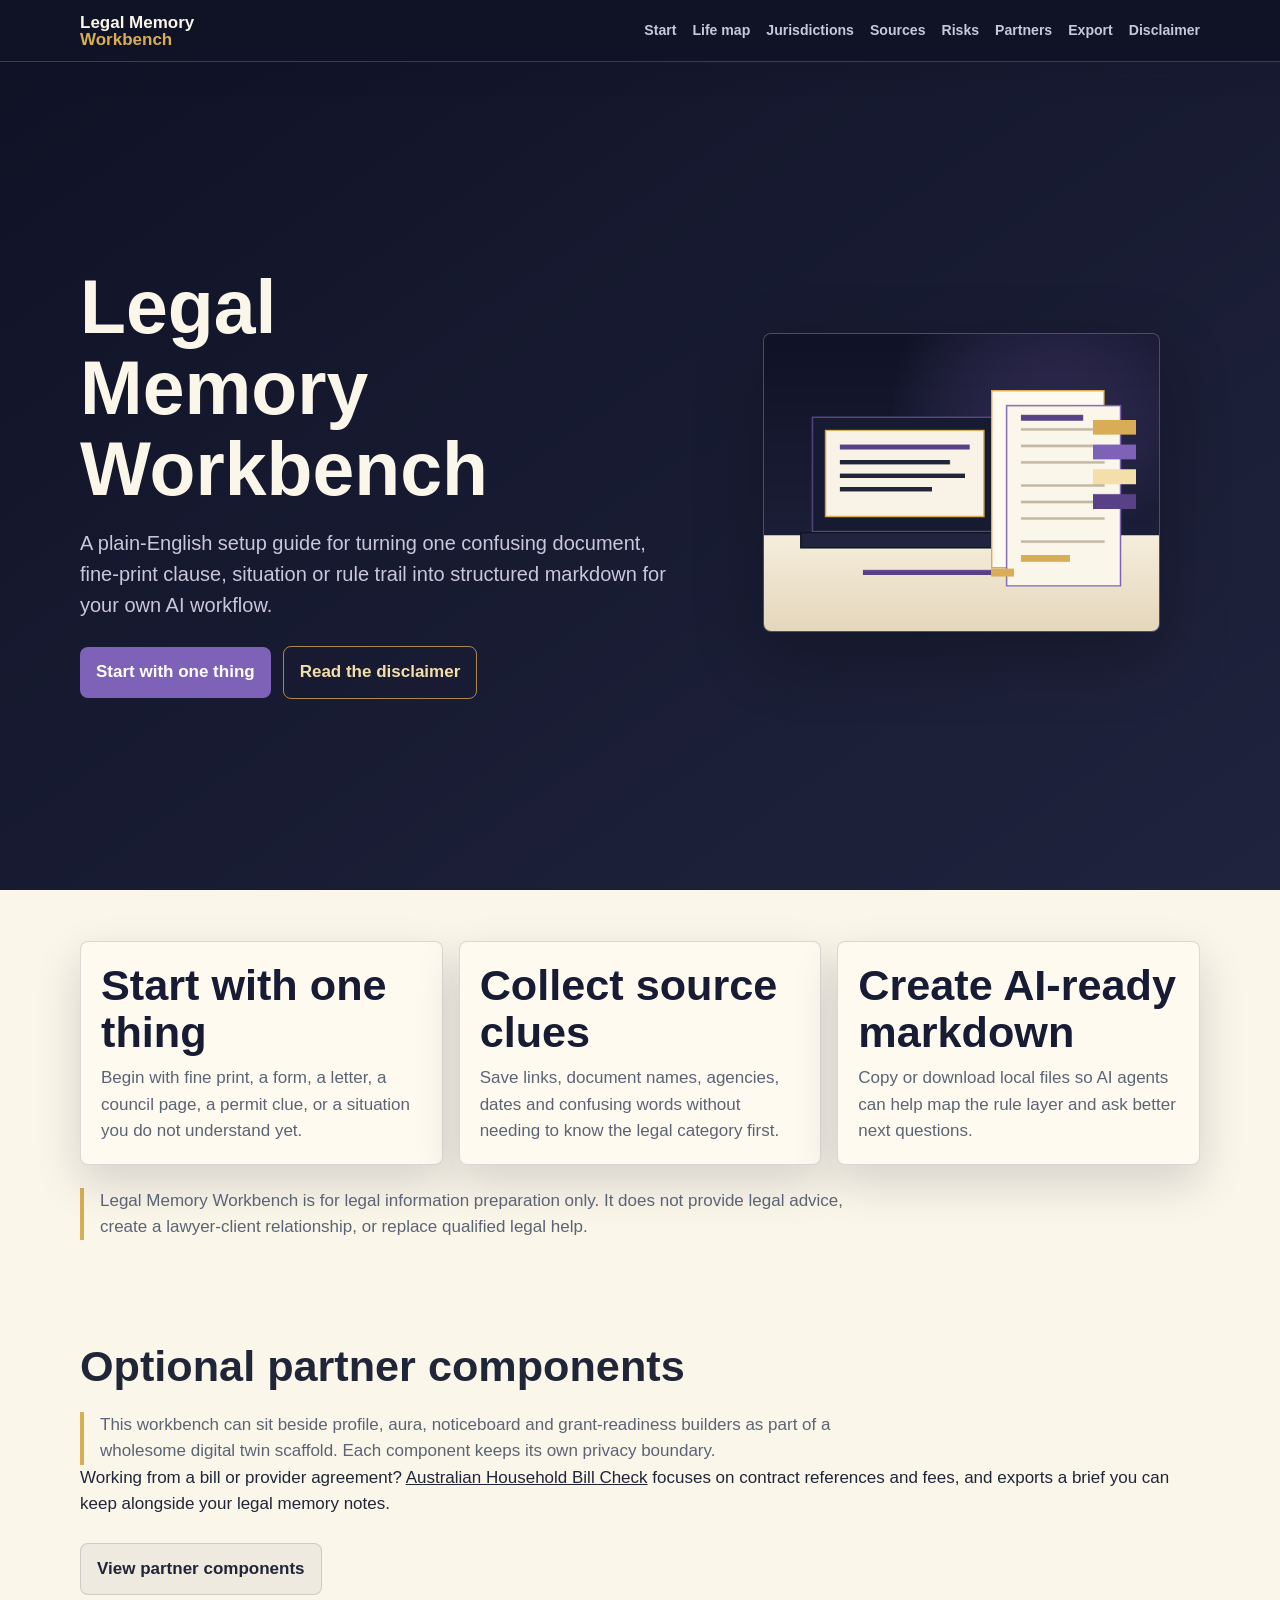
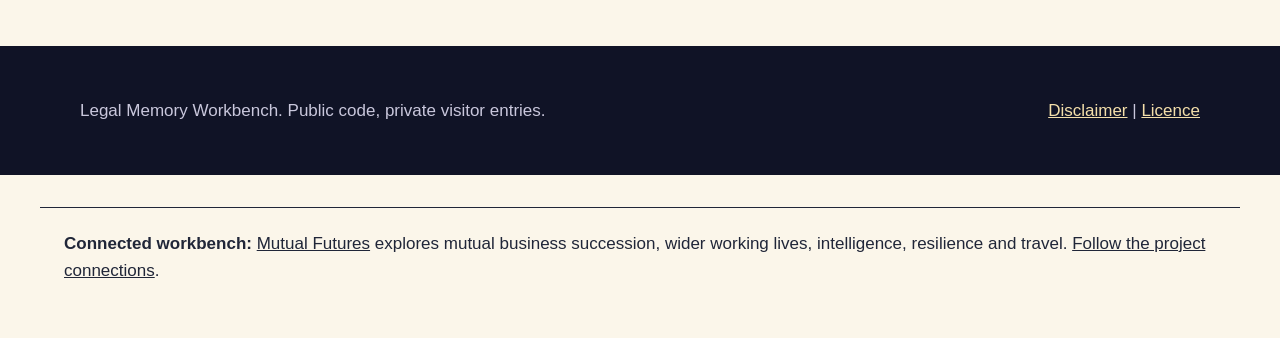
<file: index.html>
<!doctype html>
<html lang="en-AU">
  <head>
    <meta charset="utf-8">
    <meta name="viewport" content="width=device-width, initial-scale=1">
    <meta name="description" content="Legal Memory Workbench helps visitors prepare local markdown notes about one document, rule, situation or source trail. It is not legal advice.">
    <title>Legal Memory Workbench</title>
        <link rel="stylesheet" href="styles.css">
    <link rel="icon" type="image/png" sizes="32x32" href="assets/favicon-raster-32.png">
    <link rel="icon" type="image/png" sizes="192x192" href="assets/favicon-raster-192.png">
    <link rel="apple-touch-icon" sizes="180x180" href="assets/apple-touch-icon-raster-180.png">
</head>
  <body>
    <a class="skip-link" href="#main">Skip to content</a>
    <header class="site-header">
      <nav class="nav" aria-label="Main navigation">
        <a class="brand-mark" href="index.html" aria-label="Legal Memory Workbench home">
          <span>Legal Memory</span>
          <span>Workbench</span>
        </a>
        <button class="nav-toggle" type="button" aria-expanded="false" aria-controls="nav-links">Menu</button>
        <div class="nav-links" id="nav-links">
          <a href="pages/start.html">Start</a>
          <a href="pages/life-map.html">Life map</a>
          <a href="pages/jurisdiction-map.html">Jurisdictions</a>
          <a href="pages/legal-sources.html">Sources</a>
          <a href="pages/risk-map.html">Risks</a>
          <a href="pages/partner-components.html">Partners</a>
          <a href="pages/export.html">Export</a>
          <a href="pages/disclaimer.html">Disclaimer</a>
        </div>
      </nav>
    </header>

    <main id="main" class="home-main">
      <section class="hero" aria-labelledby="home-title">
        <div class="hero-inner">
          <div class="hero-copy">
            <h1 id="home-title">Legal Memory Workbench</h1>
            <p>
              A plain-English setup guide for turning one confusing document, fine-print clause, situation or rule trail into structured markdown for your own AI workflow.
            </p>
            <div class="hero-actions">
              <a class="button-link primary" href="pages/start.html">Start with one thing</a>
              <a class="button-link secondary" href="pages/disclaimer.html">Read the disclaimer</a>
            </div>
          </div>
          <figure class="hero-card">
            <img src="assets/placeholder-images/legal-workbench-notebook.png" alt="A calm legal notebook workspace with paper forms, a laptop and source tabs" width="1200" height="900">
          </figure>
        </div>
      </section>

      <section class="home-section" aria-label="What this site helps with">
        <div class="card-grid">
          <article class="info-card">
            <h2>Start with one thing</h2>
            <p>Begin with fine print, a form, a letter, a council page, a permit clue, or a situation you do not understand yet.</p>
          </article>
          <article class="info-card">
            <h2>Collect source clues</h2>
            <p>Save links, document names, agencies, dates and confusing words without needing to know the legal category first.</p>
          </article>
          <article class="info-card">
            <h2>Create AI-ready markdown</h2>
            <p>Copy or download local files so AI agents can help map the rule layer and ask better next questions.</p>
          </article>
        </div>
        <p class="short-disclaimer">
          Legal Memory Workbench is for legal information preparation only. It does not provide legal advice, create a lawyer-client relationship, or replace qualified legal help.
        </p>
      </section>

      <section class="home-section" aria-labelledby="partner-title">
        <h2 id="partner-title">Optional partner components</h2>
        <p class="short-disclaimer">
          This workbench can sit beside profile, aura, noticeboard and grant-readiness builders as part of a wholesome digital twin scaffold. Each component keeps its own privacy boundary.
        </p>
        <p>Working from a bill or provider agreement? <a href="https://auraofintelligence.github.io/household-bill-check/bill-check.html#contract-audit" target="_blank" rel="noopener noreferrer">Australian Household Bill Check</a> focuses on contract references and fees, and exports a brief you can keep alongside your legal memory notes.</p>
        <div class="hero-actions">
          <a class="button-link ghost" href="pages/partner-components.html">View partner components</a>
        </div>
      </section>
    </main>

    <footer class="site-footer">
      <div class="site-footer-inner">
        <p>Legal Memory Workbench. Public code, private visitor entries.</p>
        <p><a href="pages/disclaimer.html">Disclaimer</a> | <a href="LICENCE.md">Licence</a></p>
      </div>
    </footer>
    <script src="script.js"></script>
  
<aside id="mutual-futures-connection" aria-label="Connected public workbench" style="max-width:1200px;margin:32px auto;padding:22px 24px;border-top:1px solid currentColor;font:inherit;line-height:1.6"><p style="margin:0"><strong>Connected workbench: </strong><a href="https://auraofintelligence.github.io/mutual-futures/" target="_blank" rel="noopener noreferrer">Mutual Futures</a> explores mutual business succession, wider working lives, intelligence, resilience and travel. <a href="https://auraofintelligence.github.io/mutual-futures/sources.html" target="_blank" rel="noopener noreferrer">Follow the project connections</a>.</p></aside>
</body>
</html>
</file>
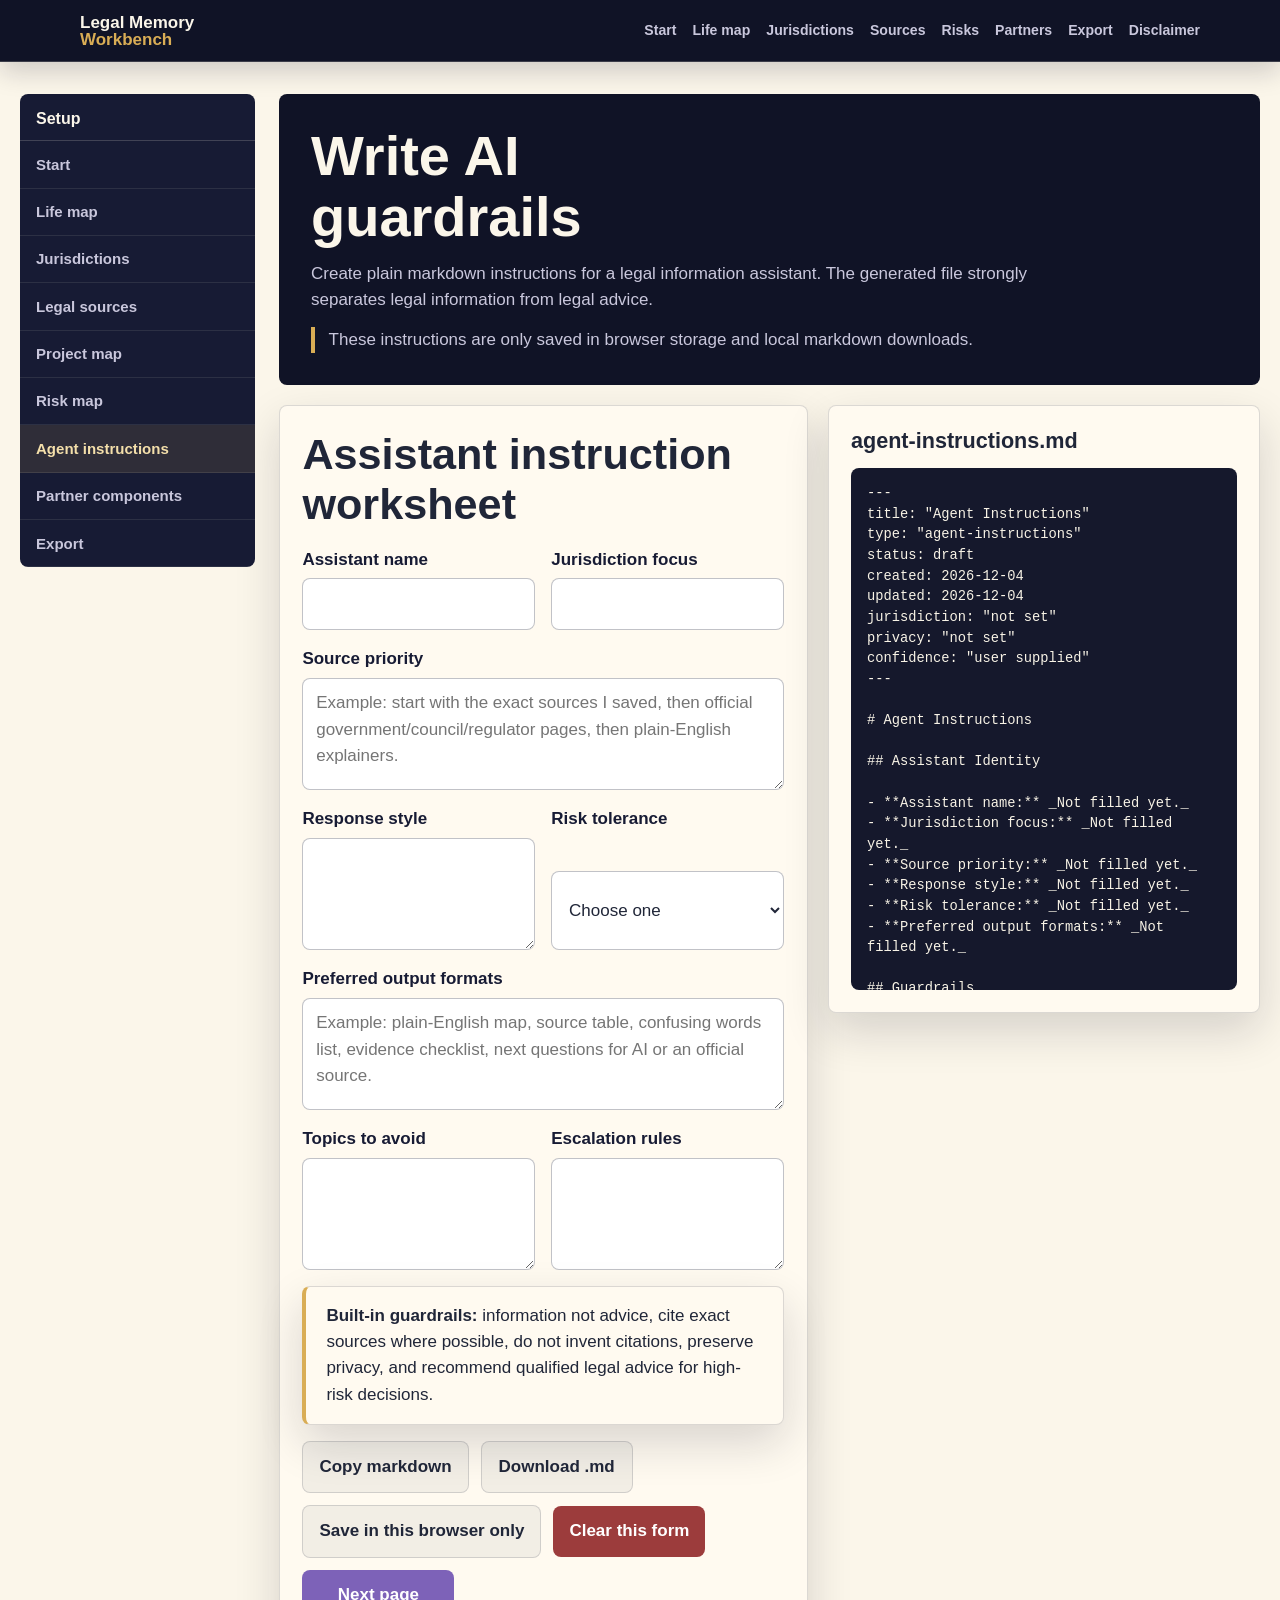
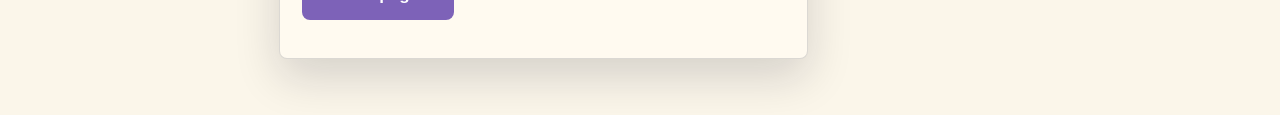
<file: pages/agent-instructions.html>
<!doctype html>
<html lang="en-AU">
  <head>
    <meta charset="utf-8">
    <meta name="viewport" content="width=device-width, initial-scale=1">
    <title>Agent Instructions | Legal Memory Workbench</title>
        <link rel="stylesheet" href="../styles.css">
    <link rel="icon" href="../assets/favicon.svg" type="image/svg+xml">
  <link rel="shortcut icon" href="../assets/favicon.ico" type="image/x-icon">
</head>
  <body data-page="agent-instructions" data-docs="agent-instructions">
    <a class="skip-link" href="#main">Skip to content</a>
    <header class="site-header">
      <nav class="nav" aria-label="Main navigation">
        <a class="brand-mark" href="../index.html"><span>Legal Memory</span><span>Workbench</span></a>
        <button class="nav-toggle" type="button" aria-expanded="false" aria-controls="nav-links">Menu</button>
        <div class="nav-links" id="nav-links">
          <a href="start.html">Start</a>
          <a href="life-map.html">Life map</a>
          <a href="jurisdiction-map.html">Jurisdictions</a>
          <a href="legal-sources.html">Sources</a>
          <a href="risk-map.html">Risks</a>
          <a href="partner-components.html">Partners</a>
          <a href="export.html">Export</a>
          <a href="disclaimer.html">Disclaimer</a>
        </div>
      </nav>
    </header>

    <main id="main" class="page-shell">
      <aside class="side-nav" aria-label="Setup pages">
        <h2>Setup</h2>
        <a href="start.html">Start</a>
        <a href="life-map.html">Life map</a>
        <a href="jurisdiction-map.html">Jurisdictions</a>
        <a href="legal-sources.html">Legal sources</a>
        <a href="project-map.html">Project map</a>
        <a href="risk-map.html">Risk map</a>
        <a href="agent-instructions.html" aria-current="page">Agent instructions</a>
        <a href="partner-components.html">Partner components</a>
        <a href="export.html">Export</a>
      </aside>

      <div class="page-content">
        <section class="page-intro">
          <h1>Write AI guardrails</h1>
          <p>Create plain markdown instructions for a legal information assistant. The generated file strongly separates legal information from legal advice.</p>
          <p class="privacy-note">These instructions are only saved in browser storage and local markdown downloads.</p>
        </section>

        <div class="workspace-grid">
          <section class="worksheet-card" aria-labelledby="form-title">
            <h2 id="form-title">Assistant instruction worksheet</h2>
            <form data-worksheet-form>
              <div class="field-grid two">
                <div class="field">
                  <label for="assistant-name">Assistant name</label>
                  <input id="assistant-name" name="assistantName">
                </div>
                <div class="field">
                  <label for="jurisdiction-focus">Jurisdiction focus</label>
                  <input id="jurisdiction-focus" name="jurisdictionFocus">
                </div>
              </div>
              <div class="field">
                <label for="source-priority">Source priority</label>
                <textarea id="source-priority" name="sourcePriority" placeholder="Example: start with the exact sources I saved, then official government/council/regulator pages, then plain-English explainers."></textarea>
              </div>
              <div class="field-grid two">
                <div class="field">
                  <label for="response-style">Response style</label>
                  <textarea id="response-style" name="responseStyle"></textarea>
                </div>
                <div class="field">
                  <label for="risk-tolerance">Risk tolerance</label>
                  <select id="risk-tolerance" name="riskTolerance">
                    <option value="">Choose one</option>
                    <option>Cautious</option>
                    <option>Balanced</option>
                    <option>Exploratory</option>
                  </select>
                </div>
              </div>
              <div class="field">
                <label for="output-formats">Preferred output formats</label>
                <textarea id="output-formats" name="outputFormats" placeholder="Example: plain-English map, source table, confusing words list, evidence checklist, next questions for AI or an official source."></textarea>
              </div>
              <div class="field-grid two">
                <div class="field">
                  <label for="topics-to-avoid">Topics to avoid</label>
                  <textarea id="topics-to-avoid" name="topicsToAvoid"></textarea>
                </div>
                <div class="field">
                  <label for="escalation-rules">Escalation rules</label>
                  <textarea id="escalation-rules" name="escalationRules"></textarea>
                </div>
              </div>
              <div class="notice-card">
                <strong>Built-in guardrails:</strong> information not advice, cite exact sources where possible, do not invent citations, preserve privacy, and recommend qualified legal advice for high-risk decisions.
              </div>
              <div class="action-row">
                <button class="button ghost" type="button" data-action="copy">Copy markdown</button>
                <button class="button ghost" type="button" data-action="download">Download .md</button>
                <button class="button ghost" type="button" data-action="save">Save in this browser only</button>
                <button class="button danger" type="button" data-action="clear">Clear this form</button>
                <a class="button-link primary" href="export.html">Next page</a>
              </div>
              <p class="status-line" data-status aria-live="polite"></p>
            </form>
          </section>

          <section class="preview-panel" aria-labelledby="preview-title">
            <h2 id="preview-title">agent-instructions.md</h2>
            <pre class="markdown-preview"><code data-preview-doc="agent-instructions"></code></pre>
          </section>
        </div>
      </div>
    </main>
    <script src="../script.js"></script>
  </body>
</html>
</file>
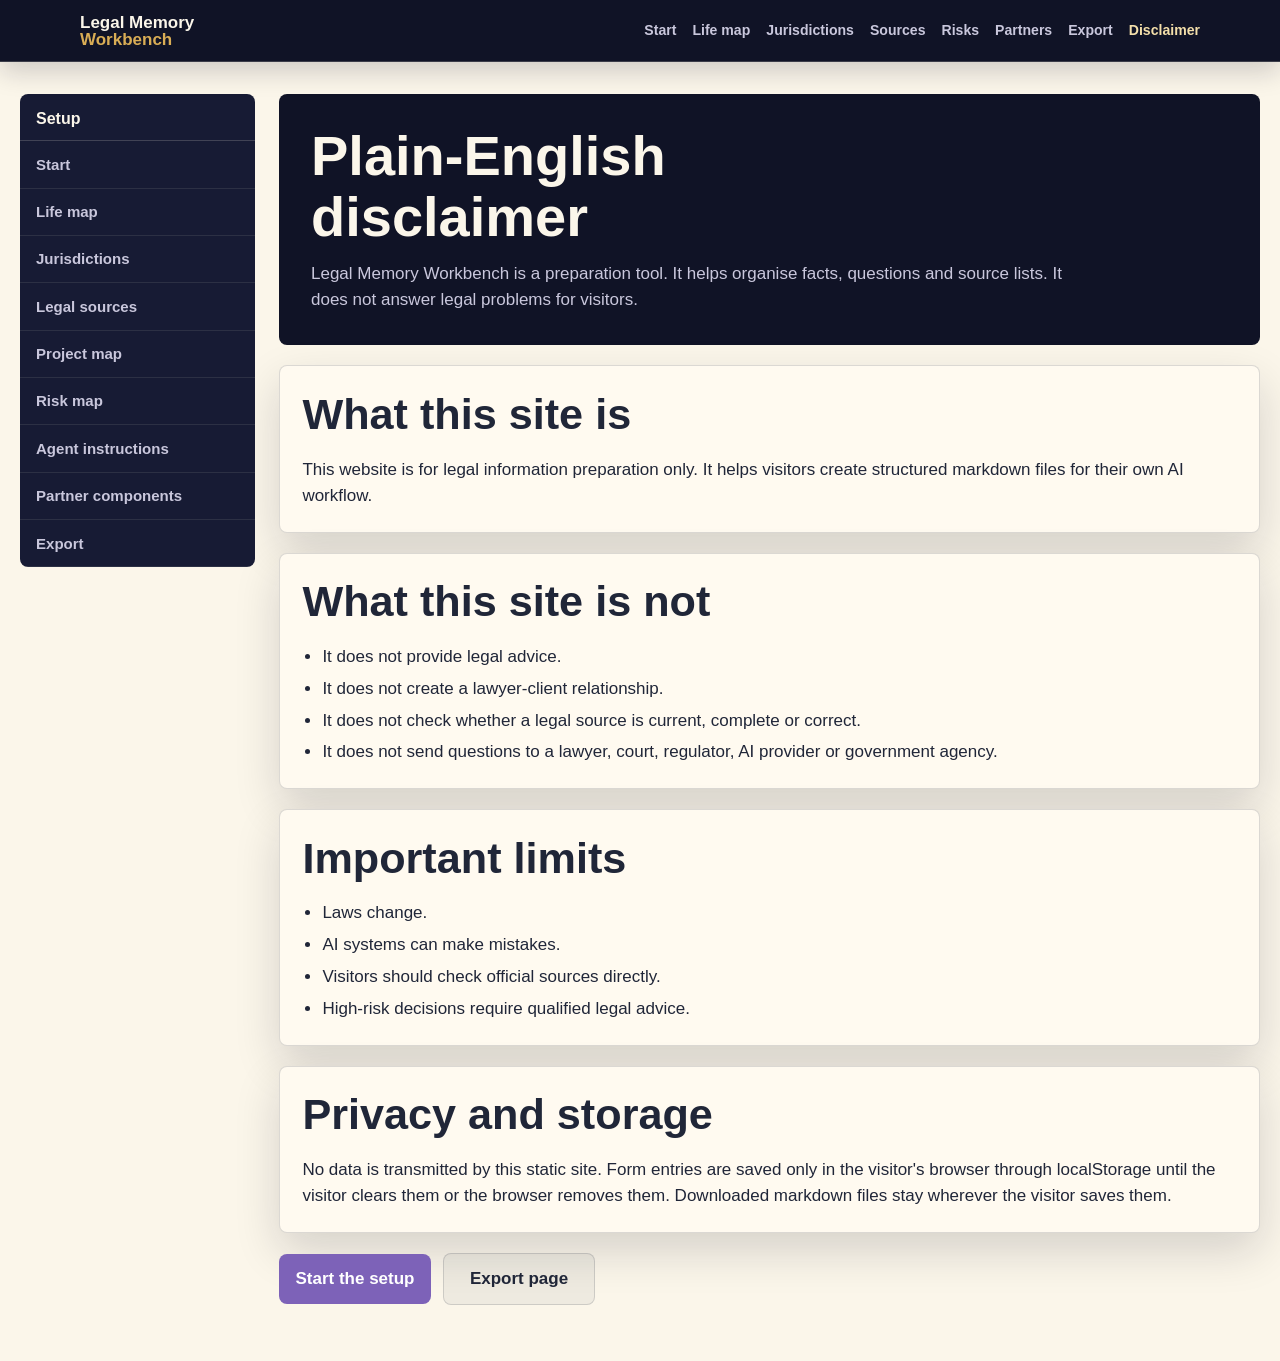
<file: pages/disclaimer.html>
<!doctype html>
<html lang="en-AU">
  <head>
    <meta charset="utf-8">
    <meta name="viewport" content="width=device-width, initial-scale=1">
    <title>Disclaimer | Legal Memory Workbench</title>
        <link rel="stylesheet" href="../styles.css">
    <link rel="icon" href="../assets/favicon.svg" type="image/svg+xml">
  <link rel="shortcut icon" href="../assets/favicon.ico" type="image/x-icon">
</head>
  <body data-page="disclaimer">
    <a class="skip-link" href="#main">Skip to content</a>
    <header class="site-header">
      <nav class="nav" aria-label="Main navigation">
        <a class="brand-mark" href="../index.html"><span>Legal Memory</span><span>Workbench</span></a>
        <button class="nav-toggle" type="button" aria-expanded="false" aria-controls="nav-links">Menu</button>
        <div class="nav-links" id="nav-links">
          <a href="start.html">Start</a>
          <a href="life-map.html">Life map</a>
          <a href="jurisdiction-map.html">Jurisdictions</a>
          <a href="legal-sources.html">Sources</a>
          <a href="risk-map.html">Risks</a>
          <a href="partner-components.html">Partners</a>
          <a href="export.html">Export</a>
          <a href="disclaimer.html" aria-current="page">Disclaimer</a>
        </div>
      </nav>
    </header>

    <main id="main" class="page-shell">
      <aside class="side-nav" aria-label="Setup pages">
        <h2>Setup</h2>
        <a href="start.html">Start</a>
        <a href="life-map.html">Life map</a>
        <a href="jurisdiction-map.html">Jurisdictions</a>
        <a href="legal-sources.html">Legal sources</a>
        <a href="project-map.html">Project map</a>
        <a href="risk-map.html">Risk map</a>
        <a href="agent-instructions.html">Agent instructions</a>
        <a href="partner-components.html">Partner components</a>
        <a href="export.html">Export</a>
      </aside>

      <div class="page-content">
        <section class="page-intro">
          <h1>Plain-English disclaimer</h1>
          <p>Legal Memory Workbench is a preparation tool. It helps organise facts, questions and source lists. It does not answer legal problems for visitors.</p>
        </section>

        <section class="disclaimer-panel">
          <h2>What this site is</h2>
          <p>This website is for legal information preparation only. It helps visitors create structured markdown files for their own AI workflow.</p>
        </section>

        <section class="disclaimer-panel">
          <h2>What this site is not</h2>
          <ul>
            <li>It does not provide legal advice.</li>
            <li>It does not create a lawyer-client relationship.</li>
            <li>It does not check whether a legal source is current, complete or correct.</li>
            <li>It does not send questions to a lawyer, court, regulator, AI provider or government agency.</li>
          </ul>
        </section>

        <section class="disclaimer-panel">
          <h2>Important limits</h2>
          <ul>
            <li>Laws change.</li>
            <li>AI systems can make mistakes.</li>
            <li>Visitors should check official sources directly.</li>
            <li>High-risk decisions require qualified legal advice.</li>
          </ul>
        </section>

        <section class="disclaimer-panel">
          <h2>Privacy and storage</h2>
          <p>No data is transmitted by this static site. Form entries are saved only in the visitor's browser through localStorage until the visitor clears them or the browser removes them. Downloaded markdown files stay wherever the visitor saves them.</p>
        </section>

        <div class="action-row">
          <a class="button-link primary" href="start.html">Start the setup</a>
          <a class="button-link ghost" href="export.html">Export page</a>
        </div>
      </div>
    </main>
    <script src="../script.js"></script>
  </body>
</html>
</file>
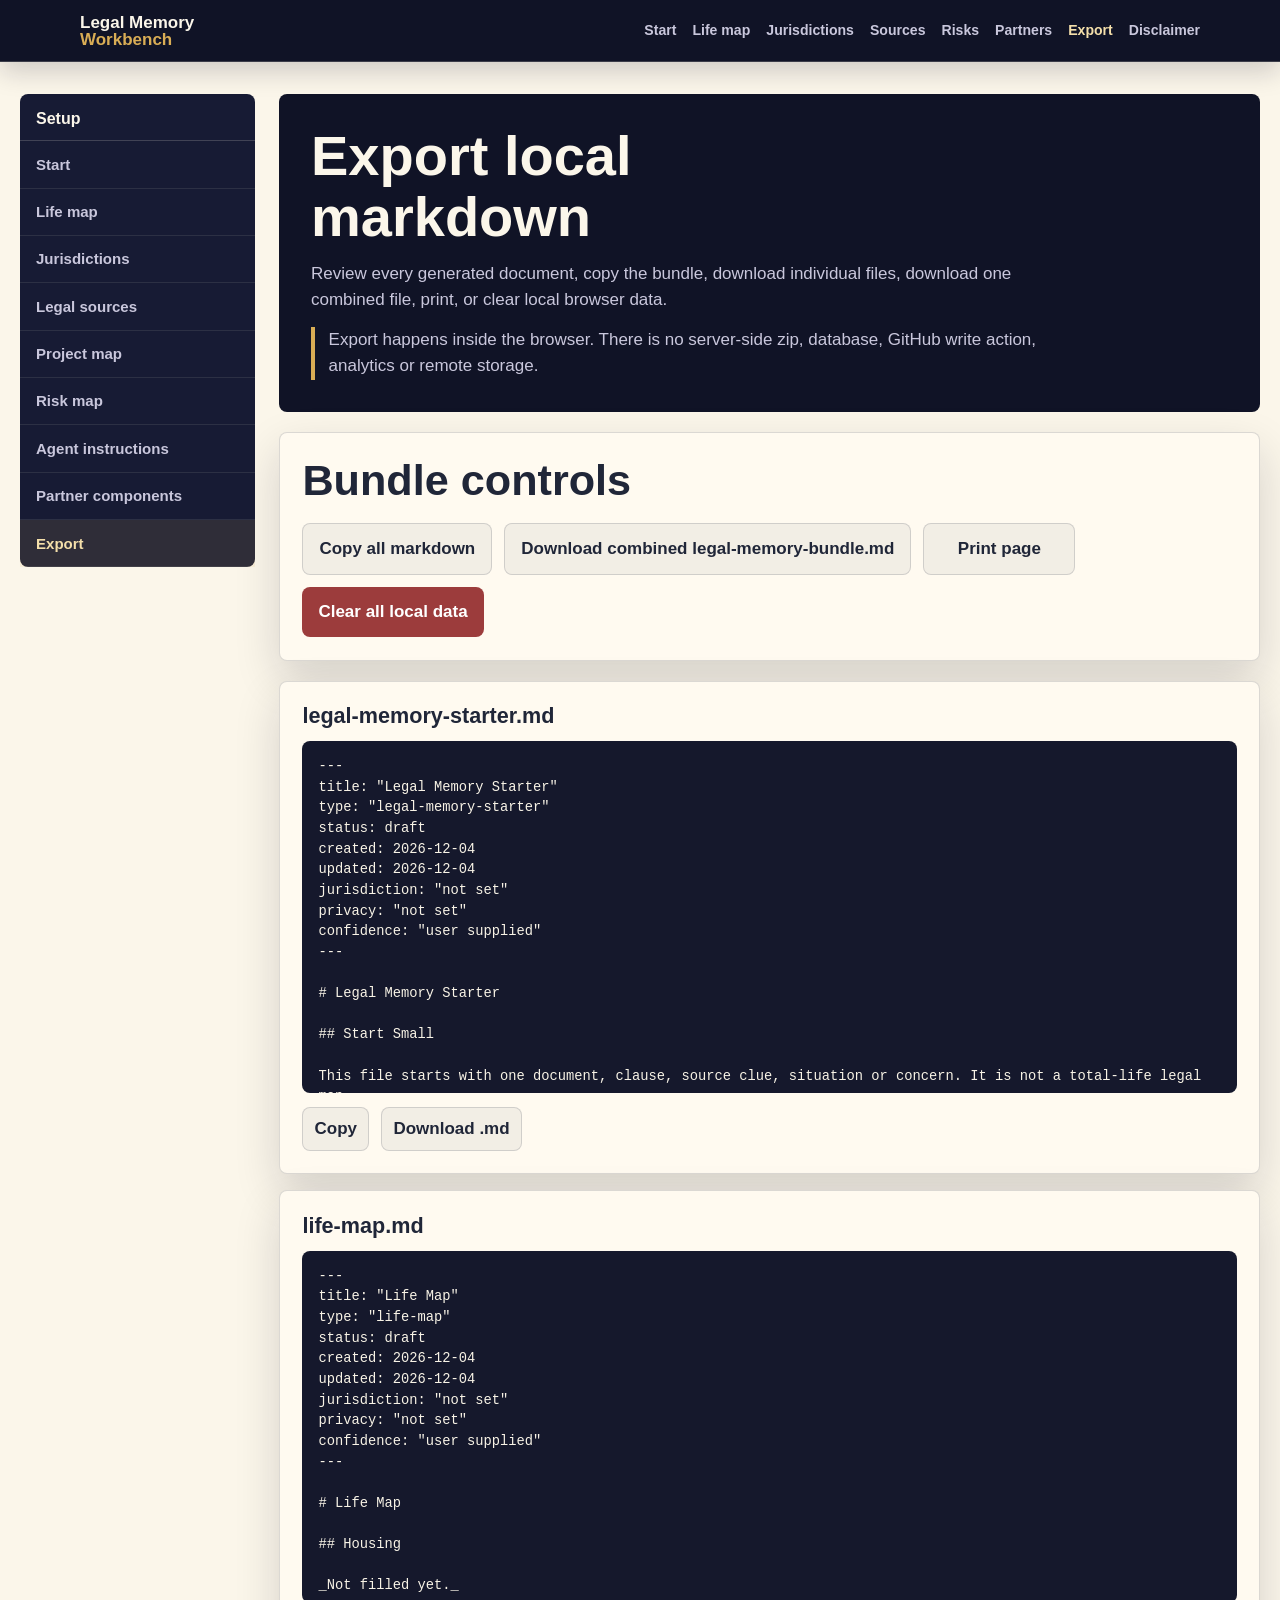
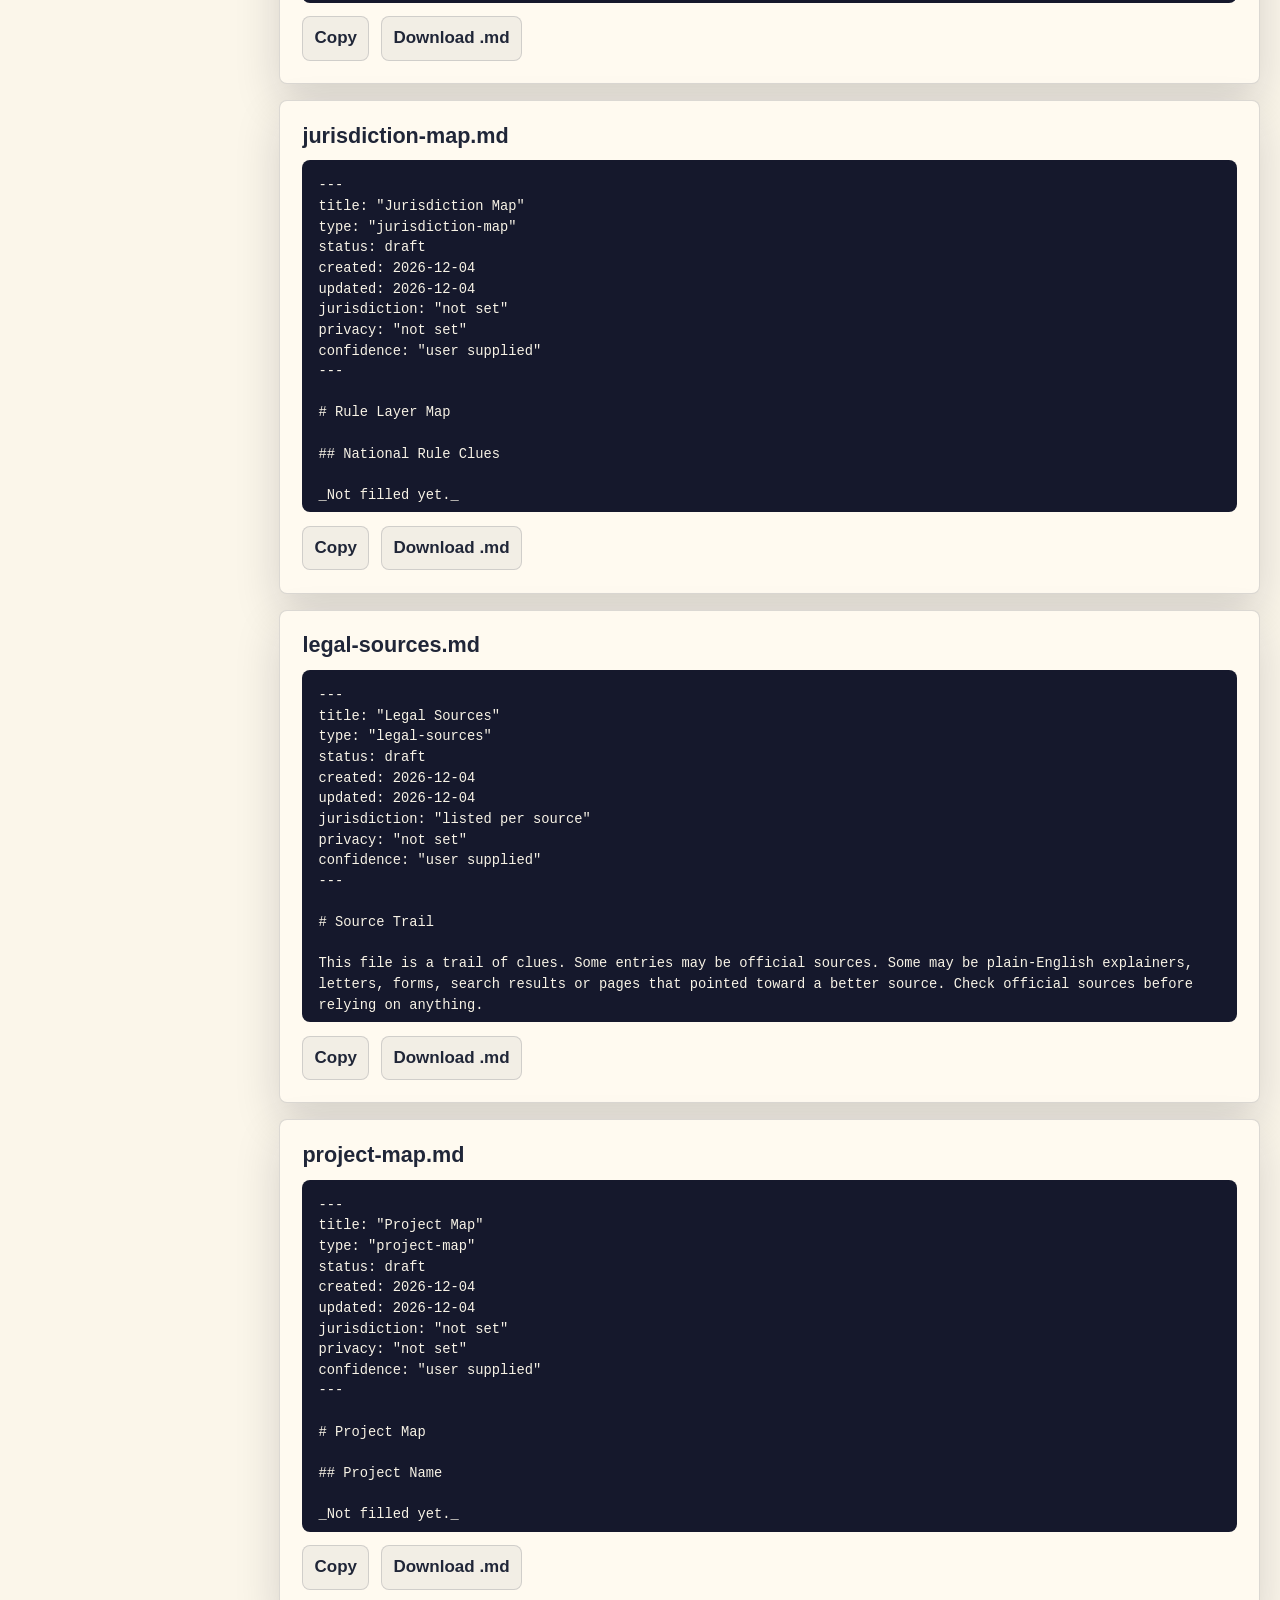
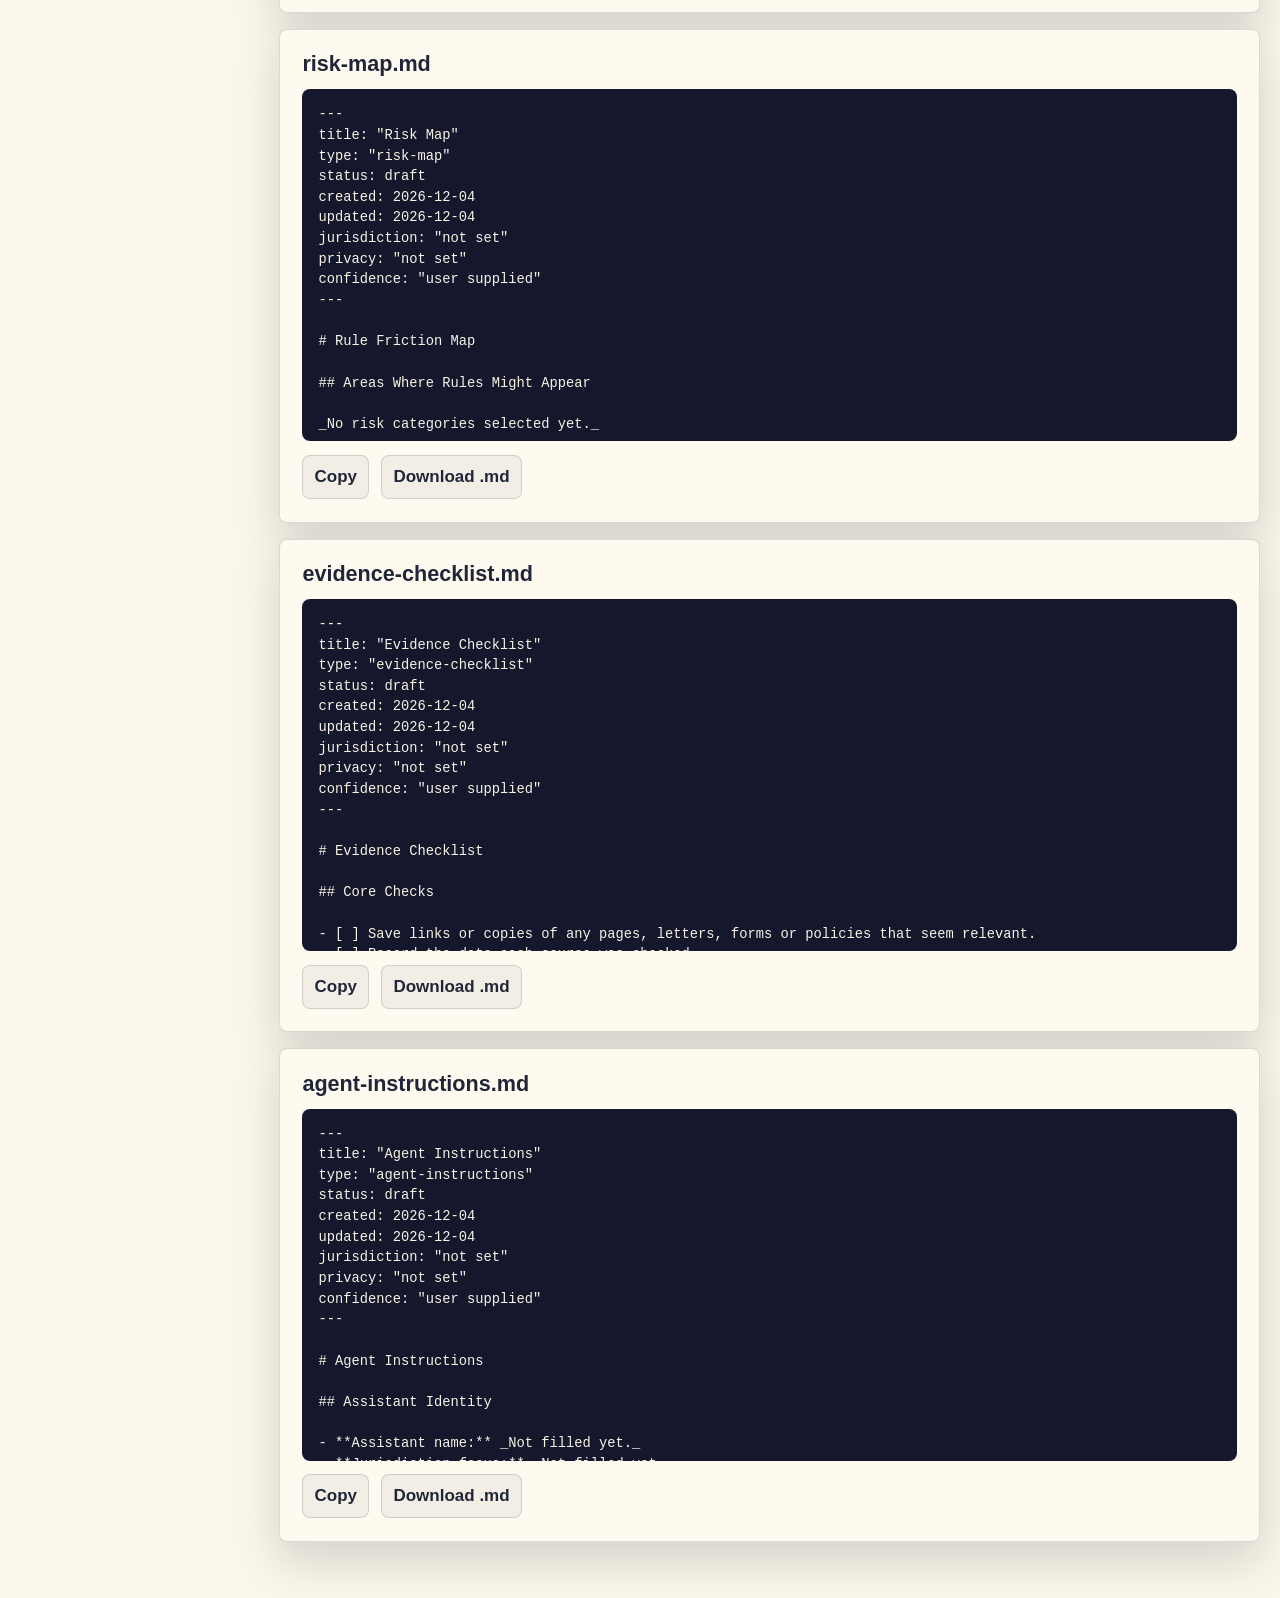
<file: pages/export.html>
<!doctype html>
<html lang="en-AU">
  <head>
    <meta charset="utf-8">
    <meta name="viewport" content="width=device-width, initial-scale=1">
    <title>Export Markdown | Legal Memory Workbench</title>
        <link rel="stylesheet" href="../styles.css">
    <link rel="icon" href="../assets/favicon.svg" type="image/svg+xml">
  <link rel="shortcut icon" href="../assets/favicon.ico" type="image/x-icon">
</head>
  <body data-page="export">
    <a class="skip-link" href="#main">Skip to content</a>
    <header class="site-header">
      <nav class="nav" aria-label="Main navigation">
        <a class="brand-mark" href="../index.html"><span>Legal Memory</span><span>Workbench</span></a>
        <button class="nav-toggle" type="button" aria-expanded="false" aria-controls="nav-links">Menu</button>
        <div class="nav-links" id="nav-links">
          <a href="start.html">Start</a>
          <a href="life-map.html">Life map</a>
          <a href="jurisdiction-map.html">Jurisdictions</a>
          <a href="legal-sources.html">Sources</a>
          <a href="risk-map.html">Risks</a>
          <a href="partner-components.html">Partners</a>
          <a href="export.html" aria-current="page">Export</a>
          <a href="disclaimer.html">Disclaimer</a>
        </div>
      </nav>
    </header>

    <main id="main" class="page-shell">
      <aside class="side-nav" aria-label="Setup pages">
        <h2>Setup</h2>
        <a href="start.html">Start</a>
        <a href="life-map.html">Life map</a>
        <a href="jurisdiction-map.html">Jurisdictions</a>
        <a href="legal-sources.html">Legal sources</a>
        <a href="project-map.html">Project map</a>
        <a href="risk-map.html">Risk map</a>
        <a href="agent-instructions.html">Agent instructions</a>
        <a href="partner-components.html">Partner components</a>
        <a href="export.html" aria-current="page">Export</a>
      </aside>

      <div class="page-content">
        <section class="page-intro">
          <h1>Export local markdown</h1>
          <p>Review every generated document, copy the bundle, download individual files, download one combined file, print, or clear local browser data.</p>
          <p class="privacy-note">Export happens inside the browser. There is no server-side zip, database, GitHub write action, analytics or remote storage.</p>
        </section>

        <section class="worksheet-card" aria-labelledby="export-actions-title">
          <h2 id="export-actions-title">Bundle controls</h2>
          <div class="action-row">
            <button class="button ghost" type="button" data-export-copy-all>Copy all markdown</button>
            <button class="button ghost" type="button" data-export-download-all>Download combined legal-memory-bundle.md</button>
            <button class="button ghost" type="button" data-export-print>Print page</button>
            <button class="button danger" type="button" data-export-clear-all>Clear all local data</button>
          </div>
          <p class="status-line" data-status aria-live="polite"></p>
        </section>

        <section class="export-grid" data-export-root aria-label="Generated markdown documents"></section>
      </div>
    </main>
    <script src="../script.js"></script>
  </body>
</html>
</file>
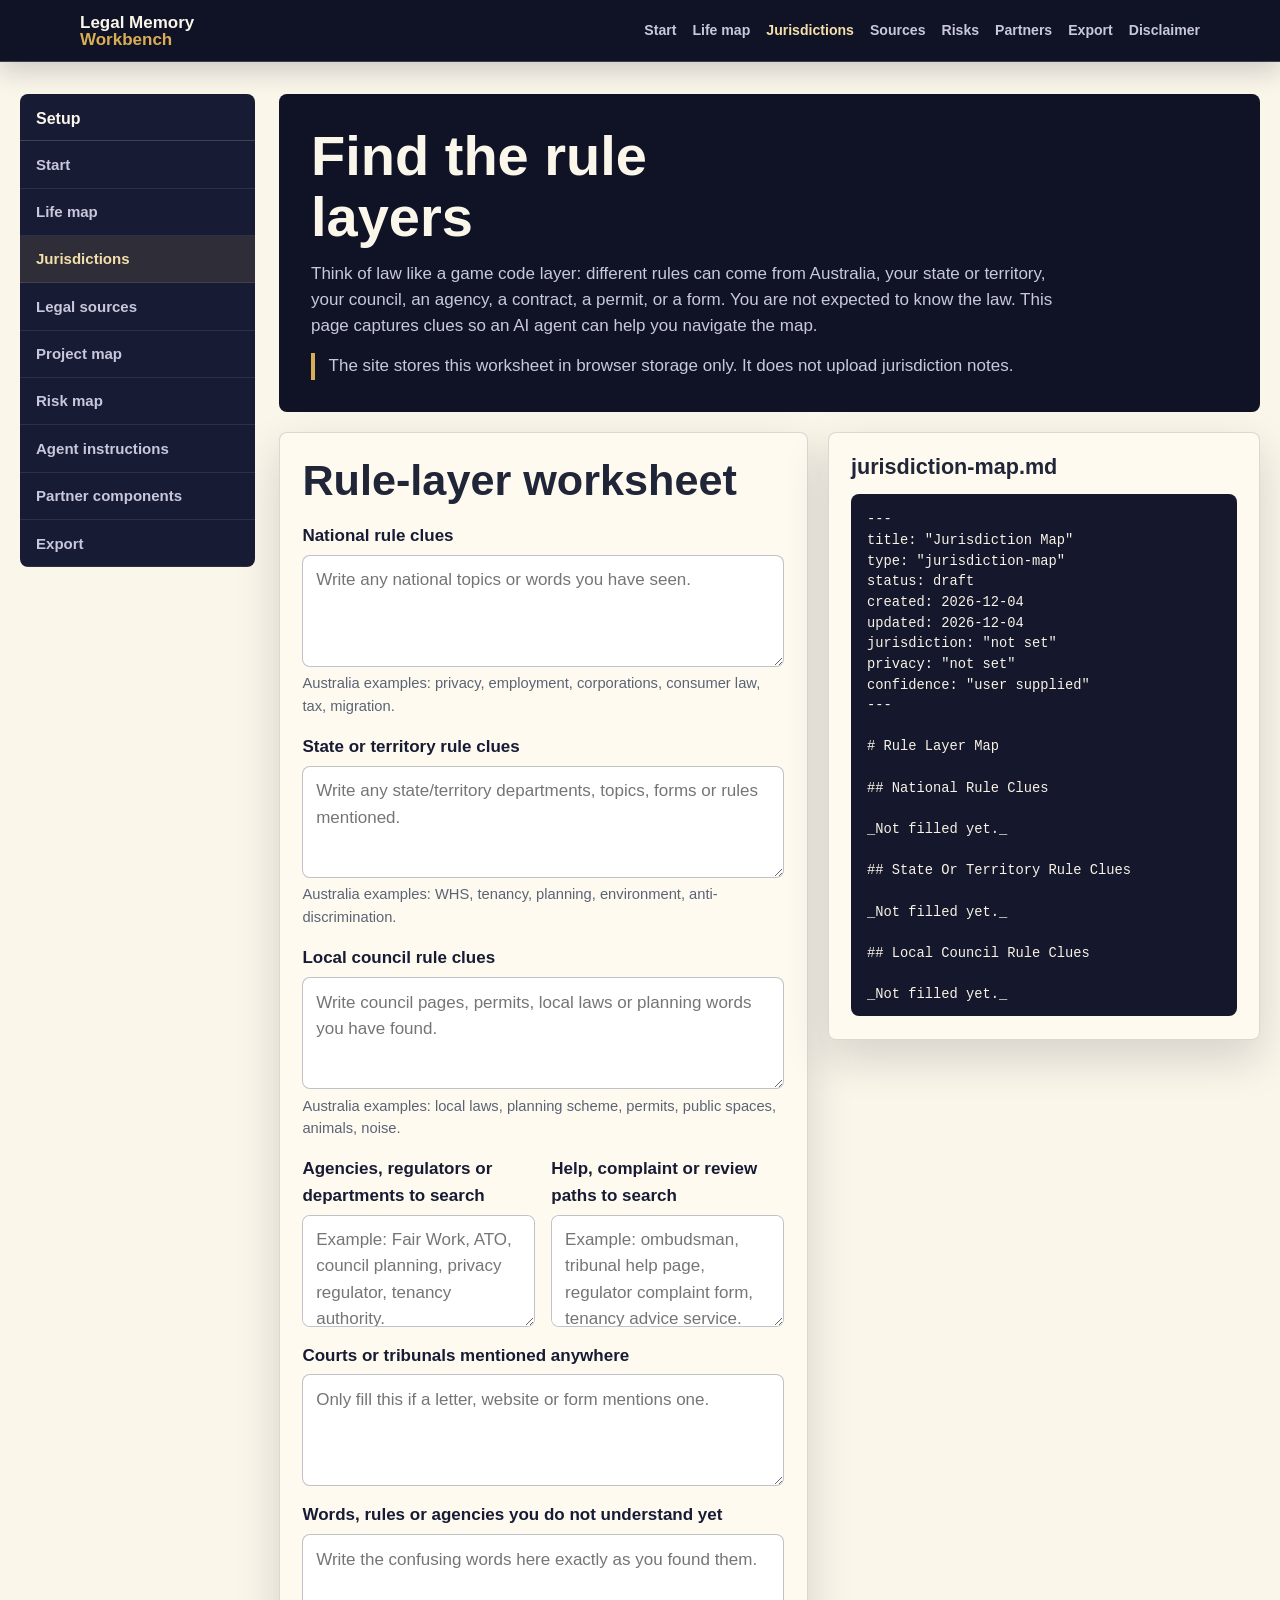
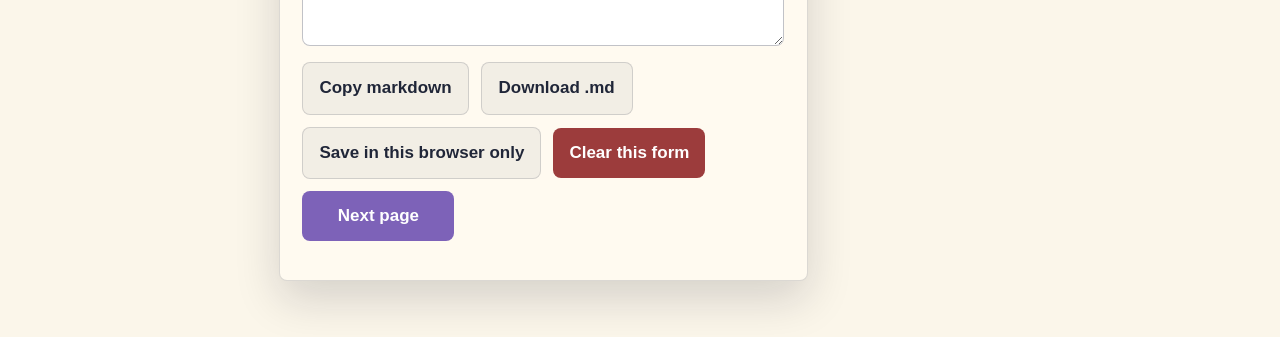
<file: pages/jurisdiction-map.html>
<!doctype html>
<html lang="en-AU">
  <head>
    <meta charset="utf-8">
    <meta name="viewport" content="width=device-width, initial-scale=1">
    <title>Jurisdiction Map | Legal Memory Workbench</title>
        <link rel="stylesheet" href="../styles.css">
    <link rel="icon" href="../assets/favicon.svg" type="image/svg+xml">
  <link rel="shortcut icon" href="../assets/favicon.ico" type="image/x-icon">
</head>
  <body data-page="jurisdiction-map" data-docs="jurisdiction-map">
    <a class="skip-link" href="#main">Skip to content</a>
    <header class="site-header">
      <nav class="nav" aria-label="Main navigation">
        <a class="brand-mark" href="../index.html"><span>Legal Memory</span><span>Workbench</span></a>
        <button class="nav-toggle" type="button" aria-expanded="false" aria-controls="nav-links">Menu</button>
        <div class="nav-links" id="nav-links">
          <a href="start.html">Start</a>
          <a href="life-map.html">Life map</a>
          <a href="jurisdiction-map.html" aria-current="page">Jurisdictions</a>
          <a href="legal-sources.html">Sources</a>
          <a href="risk-map.html">Risks</a>
          <a href="partner-components.html">Partners</a>
          <a href="export.html">Export</a>
          <a href="disclaimer.html">Disclaimer</a>
        </div>
      </nav>
    </header>

    <main id="main" class="page-shell">
      <aside class="side-nav" aria-label="Setup pages">
        <h2>Setup</h2>
        <a href="start.html">Start</a>
        <a href="life-map.html">Life map</a>
        <a href="jurisdiction-map.html" aria-current="page">Jurisdictions</a>
        <a href="legal-sources.html">Legal sources</a>
        <a href="project-map.html">Project map</a>
        <a href="risk-map.html">Risk map</a>
        <a href="agent-instructions.html">Agent instructions</a>
        <a href="partner-components.html">Partner components</a>
        <a href="export.html">Export</a>
      </aside>

      <div class="page-content">
        <section class="page-intro">
          <h1>Find the rule layers</h1>
          <p>Think of law like a game code layer: different rules can come from Australia, your state or territory, your council, an agency, a contract, a permit, or a form. You are not expected to know the law. This page captures clues so an AI agent can help you navigate the map.</p>
          <p class="privacy-note">The site stores this worksheet in browser storage only. It does not upload jurisdiction notes.</p>
        </section>

        <div class="workspace-grid">
          <section class="worksheet-card" aria-labelledby="form-title">
            <h2 id="form-title">Rule-layer worksheet</h2>
            <form data-worksheet-form>
              <div class="field">
                <label for="federal-laws">National rule clues</label>
                <textarea id="federal-laws" name="federalLaws" placeholder="Write any national topics or words you have seen."></textarea>
                <p class="field-help">Australia examples: privacy, employment, corporations, consumer law, tax, migration.</p>
              </div>
              <div class="field">
                <label for="state-laws">State or territory rule clues</label>
                <textarea id="state-laws" name="stateLaws" placeholder="Write any state/territory departments, topics, forms or rules mentioned."></textarea>
                <p class="field-help">Australia examples: WHS, tenancy, planning, environment, anti-discrimination.</p>
              </div>
              <div class="field">
                <label for="local-laws">Local council rule clues</label>
                <textarea id="local-laws" name="localLaws" placeholder="Write council pages, permits, local laws or planning words you have found."></textarea>
                <p class="field-help">Australia examples: local laws, planning scheme, permits, public spaces, animals, noise.</p>
              </div>
              <div class="field-grid two">
                <div class="field">
                  <label for="industry-regulators">Agencies, regulators or departments to search</label>
                  <textarea id="industry-regulators" name="industryRegulators" placeholder="Example: Fair Work, ATO, council planning, privacy regulator, tenancy authority."></textarea>
                </div>
                <div class="field">
                  <label for="complaint-bodies">Help, complaint or review paths to search</label>
                  <textarea id="complaint-bodies" name="complaintBodies" placeholder="Example: ombudsman, tribunal help page, regulator complaint form, tenancy advice service."></textarea>
                </div>
              </div>
              <div class="field">
                <label for="courts-tribunals">Courts or tribunals mentioned anywhere</label>
                <textarea id="courts-tribunals" name="courtsTribunals" placeholder="Only fill this if a letter, website or form mentions one."></textarea>
              </div>
              <div class="field">
                <label for="uncertainty-notes">Words, rules or agencies you do not understand yet</label>
                <textarea id="uncertainty-notes" name="uncertaintyNotes" placeholder="Write the confusing words here exactly as you found them."></textarea>
              </div>
              <div class="action-row">
                <button class="button ghost" type="button" data-action="copy">Copy markdown</button>
                <button class="button ghost" type="button" data-action="download">Download .md</button>
                <button class="button ghost" type="button" data-action="save">Save in this browser only</button>
                <button class="button danger" type="button" data-action="clear">Clear this form</button>
                <a class="button-link primary" href="legal-sources.html">Next page</a>
              </div>
              <p class="status-line" data-status aria-live="polite"></p>
            </form>
          </section>

          <section class="preview-panel" aria-labelledby="preview-title">
            <h2 id="preview-title">jurisdiction-map.md</h2>
            <pre class="markdown-preview"><code data-preview-doc="jurisdiction-map"></code></pre>
          </section>
        </div>
      </div>
    </main>
    <script src="../script.js"></script>
  </body>
</html>
</file>
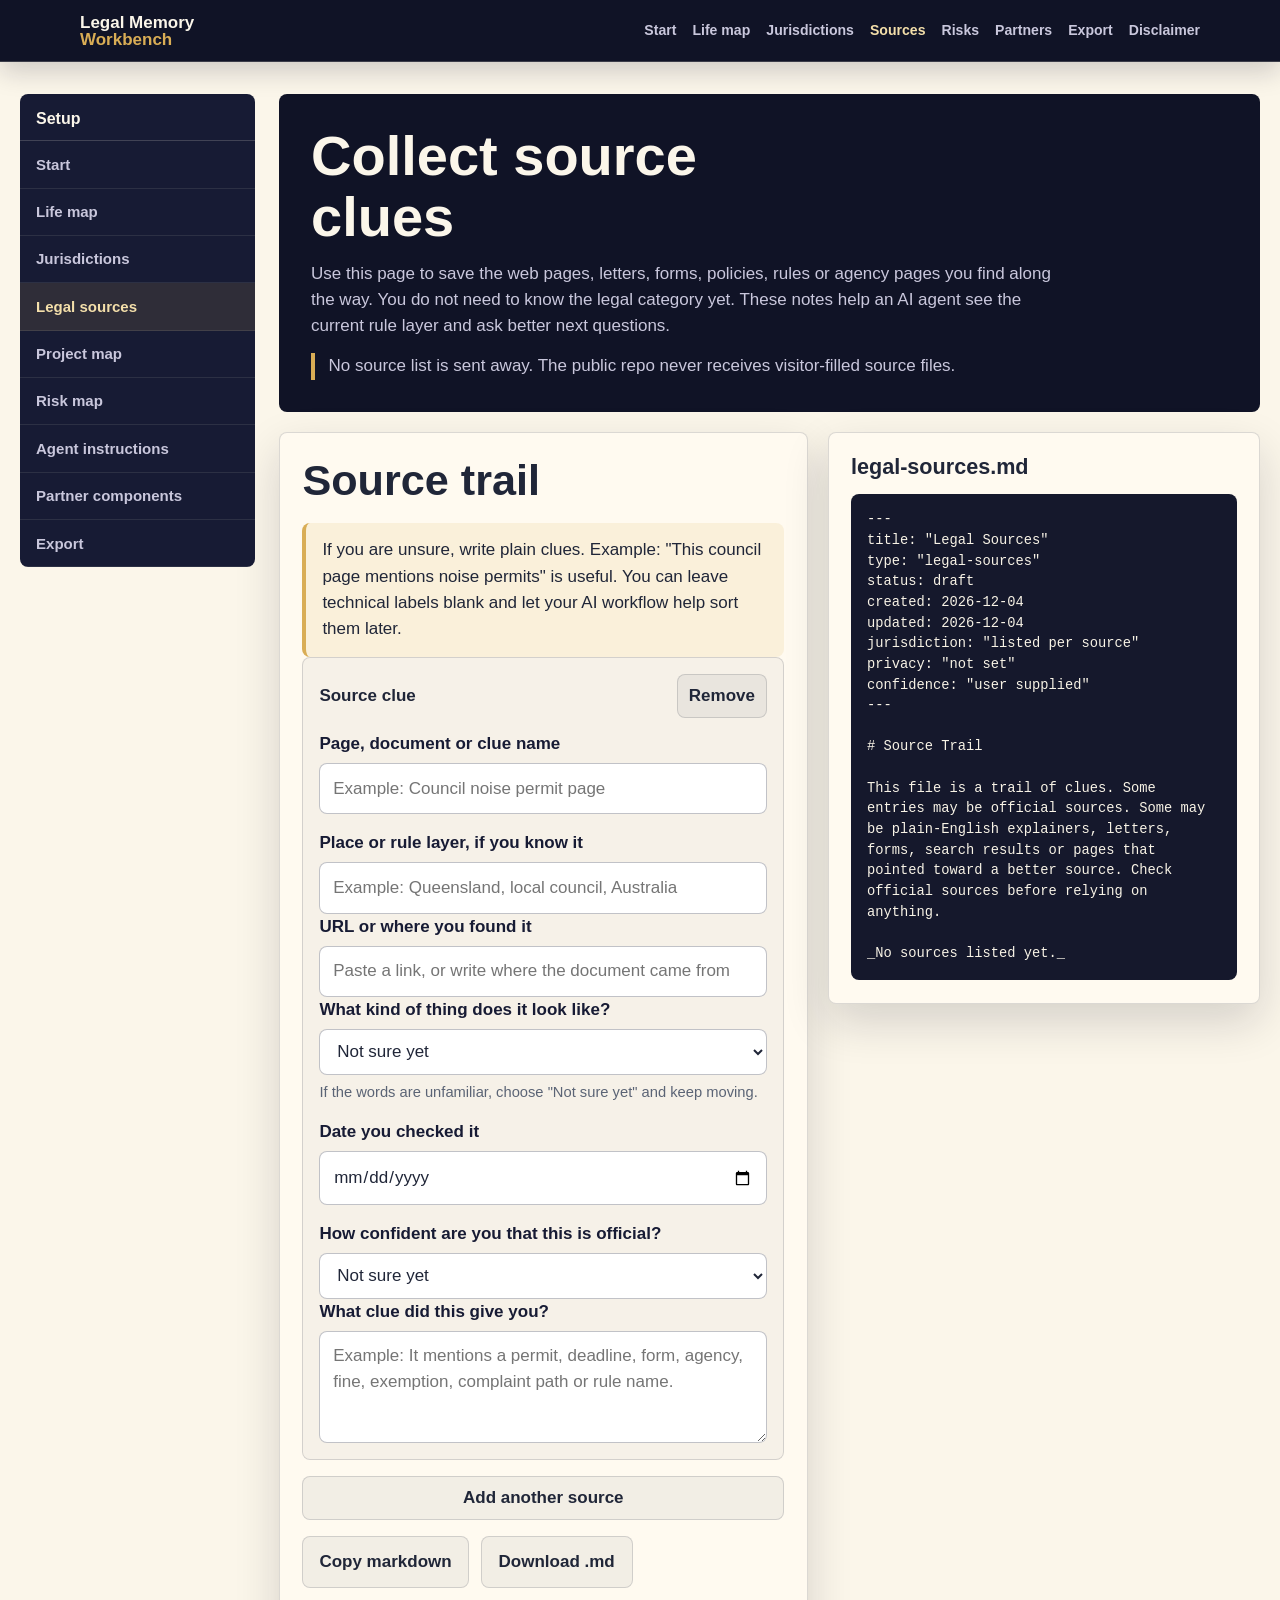
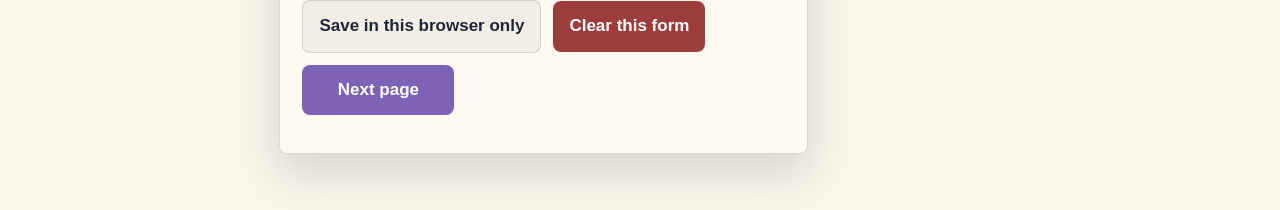
<file: pages/legal-sources.html>
<!doctype html>
<html lang="en-AU">
  <head>
    <meta charset="utf-8">
    <meta name="viewport" content="width=device-width, initial-scale=1">
    <title>Legal Sources | Legal Memory Workbench</title>
        <link rel="stylesheet" href="../styles.css">
    <link rel="icon" href="../assets/favicon.svg" type="image/svg+xml">
  <link rel="shortcut icon" href="../assets/favicon.ico" type="image/x-icon">
</head>
  <body data-page="legal-sources" data-docs="legal-sources">
    <a class="skip-link" href="#main">Skip to content</a>
    <header class="site-header">
      <nav class="nav" aria-label="Main navigation">
        <a class="brand-mark" href="../index.html"><span>Legal Memory</span><span>Workbench</span></a>
        <button class="nav-toggle" type="button" aria-expanded="false" aria-controls="nav-links">Menu</button>
        <div class="nav-links" id="nav-links">
          <a href="start.html">Start</a>
          <a href="life-map.html">Life map</a>
          <a href="jurisdiction-map.html">Jurisdictions</a>
          <a href="legal-sources.html" aria-current="page">Sources</a>
          <a href="risk-map.html">Risks</a>
          <a href="partner-components.html">Partners</a>
          <a href="export.html">Export</a>
          <a href="disclaimer.html">Disclaimer</a>
        </div>
      </nav>
    </header>

    <main id="main" class="page-shell">
      <aside class="side-nav" aria-label="Setup pages">
        <h2>Setup</h2>
        <a href="start.html">Start</a>
        <a href="life-map.html">Life map</a>
        <a href="jurisdiction-map.html">Jurisdictions</a>
        <a href="legal-sources.html" aria-current="page">Legal sources</a>
        <a href="project-map.html">Project map</a>
        <a href="risk-map.html">Risk map</a>
        <a href="agent-instructions.html">Agent instructions</a>
        <a href="partner-components.html">Partner components</a>
        <a href="export.html">Export</a>
      </aside>

      <div class="page-content">
        <section class="page-intro">
          <h1>Collect source clues</h1>
          <p>Use this page to save the web pages, letters, forms, policies, rules or agency pages you find along the way. You do not need to know the legal category yet. These notes help an AI agent see the current rule layer and ask better next questions.</p>
          <p class="privacy-note">No source list is sent away. The public repo never receives visitor-filled source files.</p>
        </section>

        <div class="workspace-grid">
          <section class="worksheet-card" aria-labelledby="form-title">
            <h2 id="form-title">Source trail</h2>
            <p class="beginner-note">If you are unsure, write plain clues. Example: "This council page mentions noise permits" is useful. You can leave technical labels blank and let your AI workflow help sort them later.</p>
            <form data-worksheet-form>
              <div class="repeat-list" data-repeat-list="sources"></div>
              <button class="button ghost small" type="button" data-add-repeat="sources">Add another source</button>
              <div class="action-row">
                <button class="button ghost" type="button" data-action="copy">Copy markdown</button>
                <button class="button ghost" type="button" data-action="download">Download .md</button>
                <button class="button ghost" type="button" data-action="save">Save in this browser only</button>
                <button class="button danger" type="button" data-action="clear">Clear this form</button>
                <a class="button-link primary" href="project-map.html">Next page</a>
              </div>
              <p class="status-line" data-status aria-live="polite"></p>
            </form>
          </section>

          <section class="preview-panel" aria-labelledby="preview-title">
            <h2 id="preview-title">legal-sources.md</h2>
            <pre class="markdown-preview"><code data-preview-doc="legal-sources"></code></pre>
          </section>
        </div>
      </div>
    </main>

    <template id="sources-template">
      <fieldset class="repeat-item" data-repeat-item="sources">
        <div class="repeat-heading">
          <strong>Source clue</strong>
          <button class="button ghost small" type="button" data-remove-repeat>Remove</button>
        </div>
        <div class="field-grid source-primary-grid">
          <div class="field">
            <label>Page, document or clue name</label>
            <input name="sourceName" placeholder="Example: Council noise permit page">
          </div>
          <div class="field">
            <label>Place or rule layer, if you know it</label>
            <input name="sourceJurisdiction" placeholder="Example: Queensland, local council, Australia">
          </div>
        </div>
        <div class="field">
          <label>URL or where you found it</label>
          <input name="sourceUrl" inputmode="url" placeholder="Paste a link, or write where the document came from">
        </div>
        <div class="field-grid source-meta-grid">
          <div class="field">
            <label>What kind of thing does it look like?</label>
            <select name="documentType">
              <option value="">Not sure yet</option>
              <option>Act</option>
              <option>Regulation</option>
              <option>Local Law</option>
              <option>Planning Scheme</option>
              <option>Policy</option>
              <option>Guidance</option>
              <option>Form</option>
              <option>Case</option>
              <option>Other</option>
            </select>
            <p class="field-help">If the words are unfamiliar, choose "Not sure yet" and keep moving.</p>
          </div>
          <div class="field">
            <label>Date you checked it</label>
            <input name="asAtDate" type="date">
          </div>
          <div class="field">
            <label>How confident are you that this is official?</label>
            <select name="reliability">
              <option value="">Not sure yet</option>
              <option>Official government, court, regulator or council page</option>
              <option>Secondary explainer, article or guide</option>
              <option>Unknown</option>
            </select>
          </div>
        </div>
        <div class="field">
          <label>What clue did this give you?</label>
          <textarea name="whyMatter" placeholder="Example: It mentions a permit, deadline, form, agency, fine, exemption, complaint path or rule name."></textarea>
        </div>
      </fieldset>
    </template>
    <script src="../script.js"></script>
  </body>
</html>
</file>
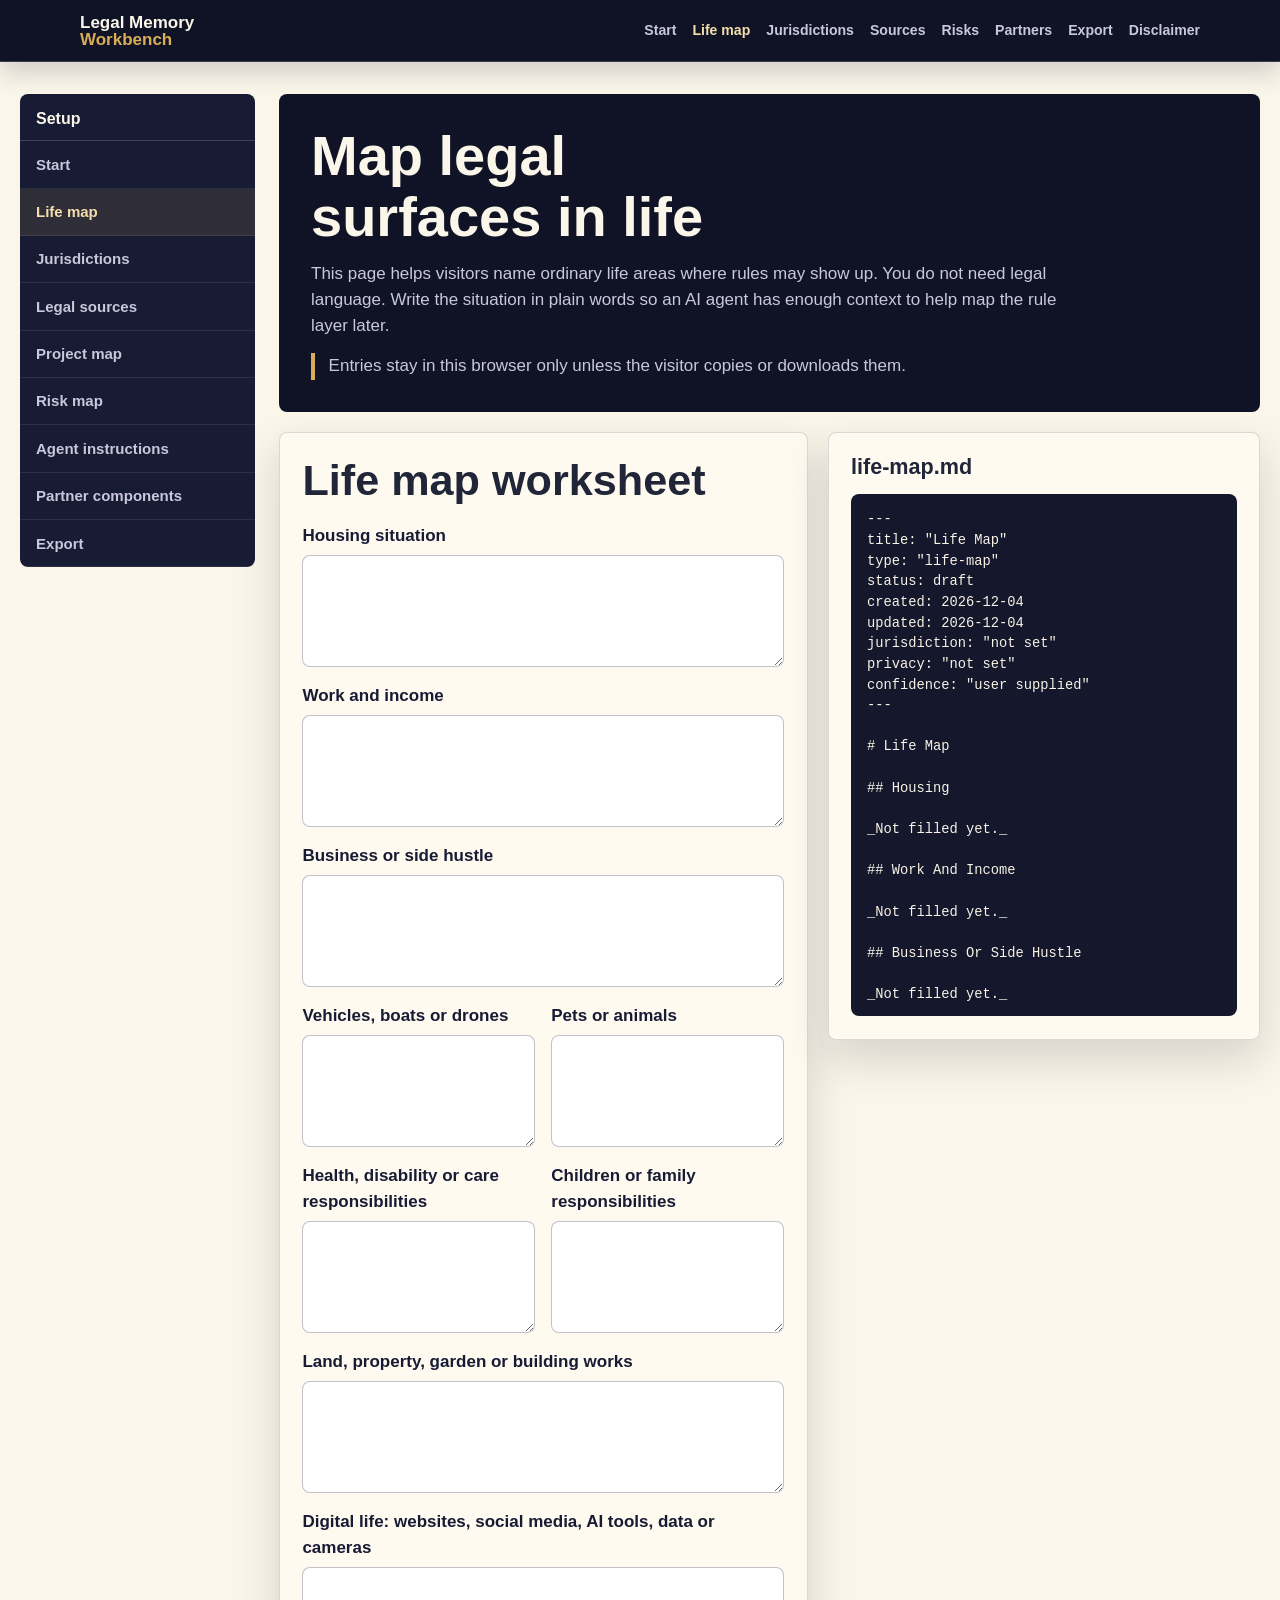
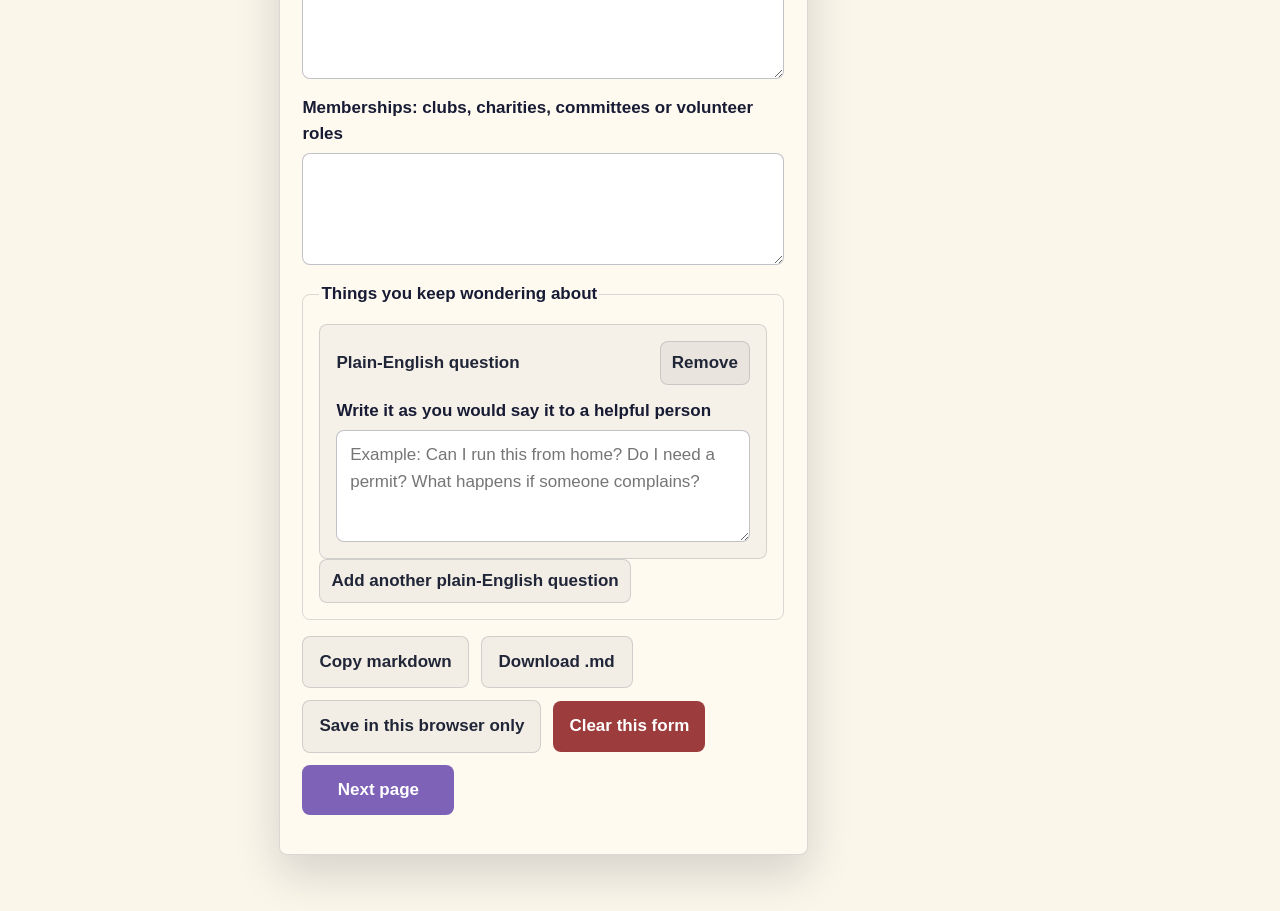
<file: pages/life-map.html>
<!doctype html>
<html lang="en-AU">
  <head>
    <meta charset="utf-8">
    <meta name="viewport" content="width=device-width, initial-scale=1">
    <title>Life Map | Legal Memory Workbench</title>
        <link rel="stylesheet" href="../styles.css">
    <link rel="icon" href="../assets/favicon.svg" type="image/svg+xml">
  <link rel="shortcut icon" href="../assets/favicon.ico" type="image/x-icon">
</head>
  <body data-page="life-map" data-docs="life-map">
    <a class="skip-link" href="#main">Skip to content</a>
    <header class="site-header">
      <nav class="nav" aria-label="Main navigation">
        <a class="brand-mark" href="../index.html"><span>Legal Memory</span><span>Workbench</span></a>
        <button class="nav-toggle" type="button" aria-expanded="false" aria-controls="nav-links">Menu</button>
        <div class="nav-links" id="nav-links">
          <a href="start.html">Start</a>
          <a href="life-map.html" aria-current="page">Life map</a>
          <a href="jurisdiction-map.html">Jurisdictions</a>
          <a href="legal-sources.html">Sources</a>
          <a href="risk-map.html">Risks</a>
          <a href="partner-components.html">Partners</a>
          <a href="export.html">Export</a>
          <a href="disclaimer.html">Disclaimer</a>
        </div>
      </nav>
    </header>

    <main id="main" class="page-shell">
      <aside class="side-nav" aria-label="Setup pages">
        <h2>Setup</h2>
        <a href="start.html">Start</a>
        <a href="life-map.html" aria-current="page">Life map</a>
        <a href="jurisdiction-map.html">Jurisdictions</a>
        <a href="legal-sources.html">Legal sources</a>
        <a href="project-map.html">Project map</a>
        <a href="risk-map.html">Risk map</a>
        <a href="agent-instructions.html">Agent instructions</a>
        <a href="partner-components.html">Partner components</a>
        <a href="export.html">Export</a>
      </aside>

      <div class="page-content">
        <section class="page-intro">
          <h1>Map legal surfaces in life</h1>
          <p>This page helps visitors name ordinary life areas where rules may show up. You do not need legal language. Write the situation in plain words so an AI agent has enough context to help map the rule layer later.</p>
          <p class="privacy-note">Entries stay in this browser only unless the visitor copies or downloads them.</p>
        </section>

        <div class="workspace-grid">
          <section class="worksheet-card" aria-labelledby="form-title">
            <h2 id="form-title">Life map worksheet</h2>
            <form data-worksheet-form>
              <div class="field">
                <label for="housing-situation">Housing situation</label>
                <textarea id="housing-situation" name="housingSituation"></textarea>
              </div>
              <div class="field">
                <label for="work-income">Work and income</label>
                <textarea id="work-income" name="workIncome"></textarea>
              </div>
              <div class="field">
                <label for="business-side-hustle">Business or side hustle</label>
                <textarea id="business-side-hustle" name="businessSideHustle"></textarea>
              </div>
              <div class="field-grid two">
                <div class="field">
                  <label for="vehicles-boats-drones">Vehicles, boats or drones</label>
                  <textarea id="vehicles-boats-drones" name="vehiclesBoatsDrones"></textarea>
                </div>
                <div class="field">
                  <label for="pets-animals">Pets or animals</label>
                  <textarea id="pets-animals" name="petsAnimals"></textarea>
                </div>
              </div>
              <div class="field-grid two">
                <div class="field">
                  <label for="health-care">Health, disability or care responsibilities</label>
                  <textarea id="health-care" name="healthCare"></textarea>
                </div>
                <div class="field">
                  <label for="family-responsibilities">Children or family responsibilities</label>
                  <textarea id="family-responsibilities" name="familyResponsibilities"></textarea>
                </div>
              </div>
              <div class="field">
                <label for="property-works">Land, property, garden or building works</label>
                <textarea id="property-works" name="propertyWorks"></textarea>
              </div>
              <div class="field">
                <label for="digital-life">Digital life: websites, social media, AI tools, data or cameras</label>
                <textarea id="digital-life" name="digitalLife"></textarea>
              </div>
              <div class="field">
                <label for="memberships">Memberships: clubs, charities, committees or volunteer roles</label>
                <textarea id="memberships" name="memberships"></textarea>
              </div>
              <fieldset>
                <legend>Things you keep wondering about</legend>
                <div class="repeat-list" data-repeat-list="questions"></div>
                <button class="button ghost small" type="button" data-add-repeat="questions">Add another plain-English question</button>
              </fieldset>
              <div class="action-row">
                <button class="button ghost" type="button" data-action="copy">Copy markdown</button>
                <button class="button ghost" type="button" data-action="download">Download .md</button>
                <button class="button ghost" type="button" data-action="save">Save in this browser only</button>
                <button class="button danger" type="button" data-action="clear">Clear this form</button>
                <a class="button-link primary" href="jurisdiction-map.html">Next page</a>
              </div>
              <p class="status-line" data-status aria-live="polite"></p>
            </form>
          </section>

          <section class="preview-panel" aria-labelledby="preview-title">
            <h2 id="preview-title">life-map.md</h2>
            <pre class="markdown-preview"><code data-preview-doc="life-map"></code></pre>
          </section>
        </div>
      </div>
    </main>

    <template id="questions-template">
      <fieldset class="repeat-item" data-repeat-item="questions">
        <div class="repeat-heading">
          <strong>Plain-English question</strong>
          <button class="button ghost small" type="button" data-remove-repeat>Remove</button>
        </div>
        <div class="field">
          <label>Write it as you would say it to a helpful person</label>
          <textarea name="questionText" placeholder="Example: Can I run this from home? Do I need a permit? What happens if someone complains?"></textarea>
        </div>
      </fieldset>
    </template>
    <script src="../script.js"></script>
  </body>
</html>
</file>
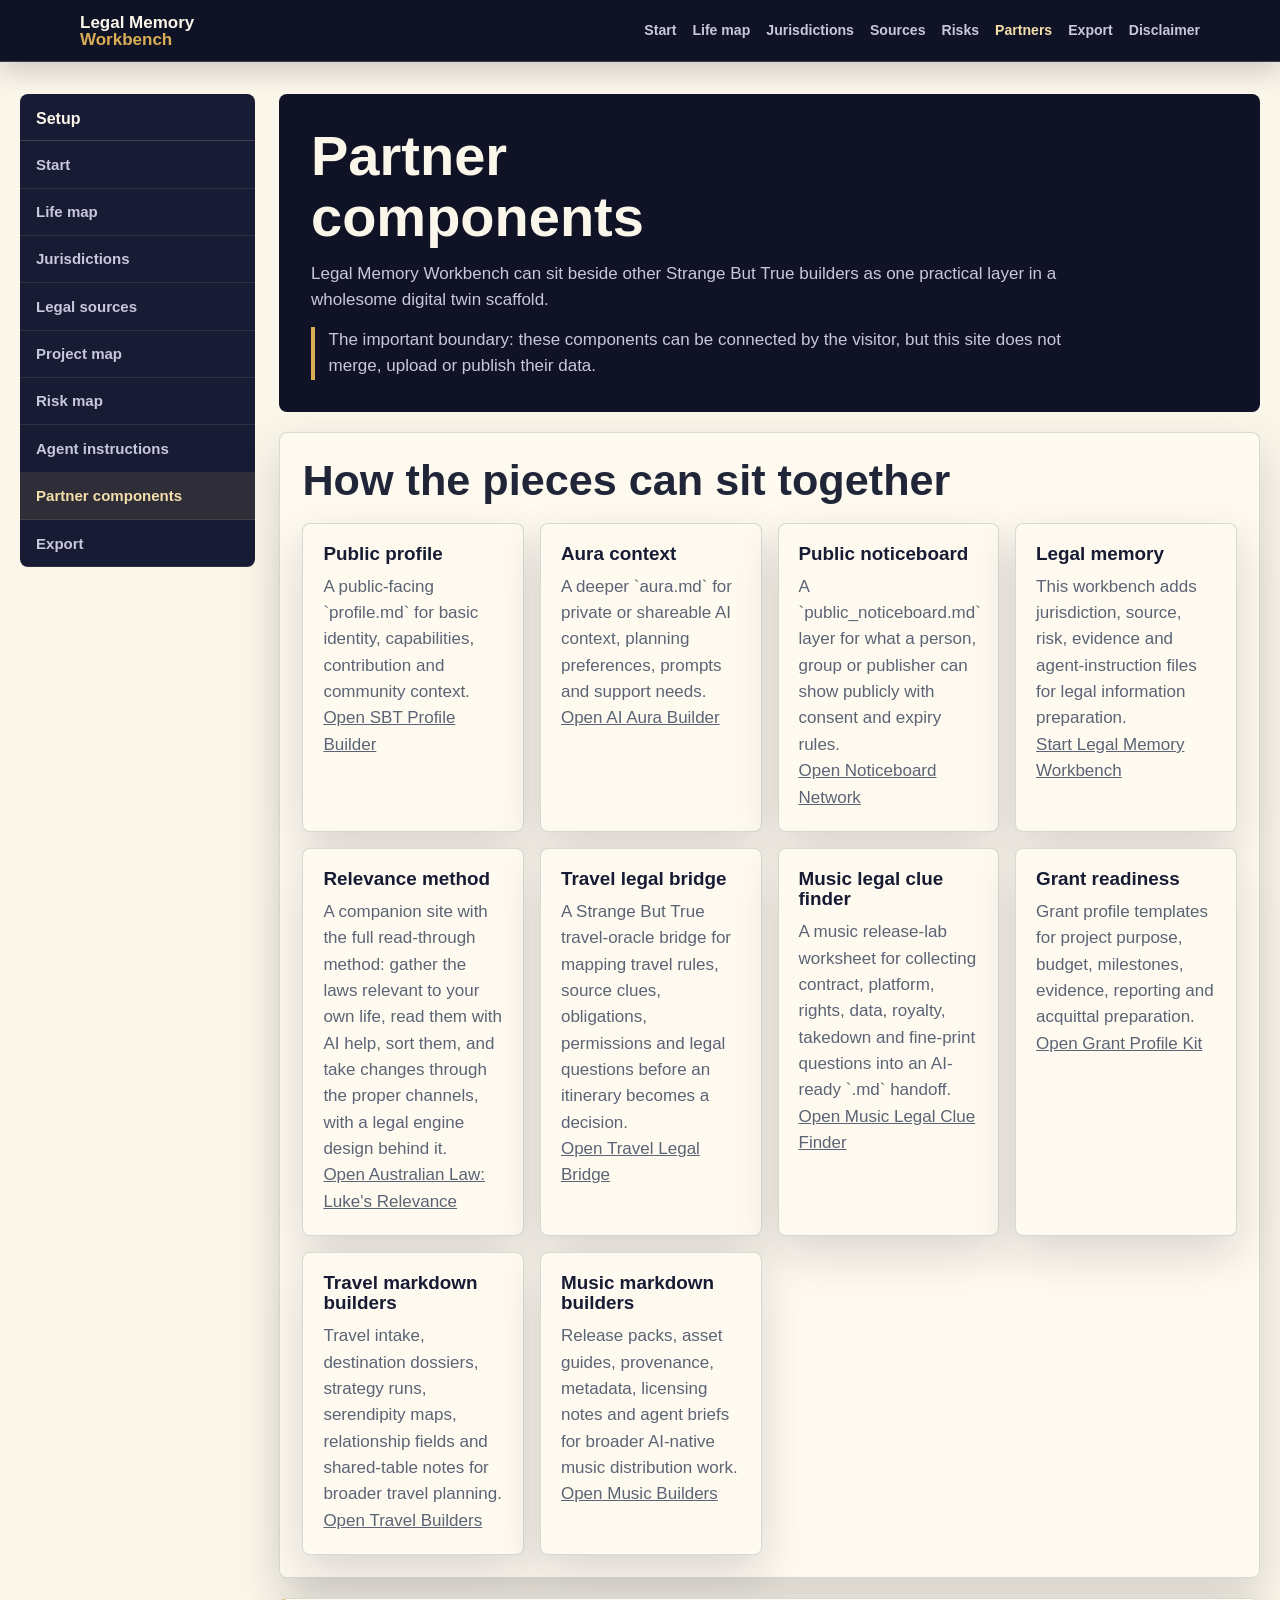
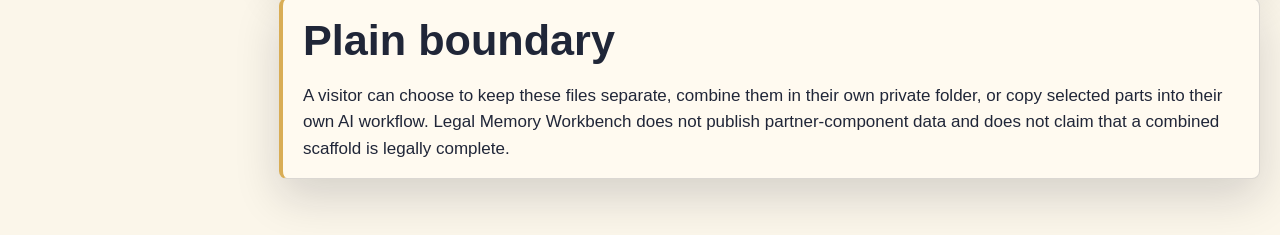
<file: pages/partner-components.html>
<!doctype html>
<html lang="en-AU">
  <head>
    <meta charset="utf-8">
    <meta name="viewport" content="width=device-width, initial-scale=1">
    <title>Partner Components | Legal Memory Workbench</title>
        <link rel="stylesheet" href="../styles.css">
    <link rel="icon" href="../assets/favicon.svg" type="image/svg+xml">
  <link rel="shortcut icon" href="../assets/favicon.ico" type="image/x-icon">
</head>
  <body data-page="partner-components">
    <a class="skip-link" href="#main">Skip to content</a>
    <header class="site-header">
      <nav class="nav" aria-label="Main navigation">
        <a class="brand-mark" href="../index.html"><span>Legal Memory</span><span>Workbench</span></a>
        <button class="nav-toggle" type="button" aria-expanded="false" aria-controls="nav-links">Menu</button>
        <div class="nav-links" id="nav-links">
          <a href="start.html">Start</a>
          <a href="life-map.html">Life map</a>
          <a href="jurisdiction-map.html">Jurisdictions</a>
          <a href="legal-sources.html">Sources</a>
          <a href="risk-map.html">Risks</a>
          <a href="partner-components.html" aria-current="page">Partners</a>
          <a href="export.html">Export</a>
          <a href="disclaimer.html">Disclaimer</a>
        </div>
      </nav>
    </header>

    <main id="main" class="page-shell">
      <aside class="side-nav" aria-label="Setup pages">
        <h2>Setup</h2>
        <a href="start.html">Start</a>
        <a href="life-map.html">Life map</a>
        <a href="jurisdiction-map.html">Jurisdictions</a>
        <a href="legal-sources.html">Legal sources</a>
        <a href="project-map.html">Project map</a>
        <a href="risk-map.html">Risk map</a>
        <a href="agent-instructions.html">Agent instructions</a>
        <a href="partner-components.html" aria-current="page">Partner components</a>
        <a href="export.html">Export</a>
      </aside>

      <div class="page-content">
        <section class="page-intro">
          <h1>Partner components</h1>
          <p>Legal Memory Workbench can sit beside other Strange But True builders as one practical layer in a wholesome digital twin scaffold.</p>
          <p class="privacy-note">The important boundary: these components can be connected by the visitor, but this site does not merge, upload or publish their data.</p>
        </section>

        <section class="worksheet-card" aria-labelledby="scaffold-title">
          <h2 id="scaffold-title">How the pieces can sit together</h2>
          <div class="card-grid">
            <article class="info-card">
              <h3>Public profile</h3>
              <p>A public-facing `profile.md` for basic identity, capabilities, contribution and community context.</p>
              <p><a href="https://auraofintelligence.github.io/sbt_profile_starter/" target="_blank" rel="noopener noreferrer">Open SBT Profile Builder</a></p>
            </article>
            <article class="info-card">
              <h3>Aura context</h3>
              <p>A deeper `aura.md` for private or shareable AI context, planning preferences, prompts and support needs.</p>
              <p><a href="https://auraofintelligence.github.io/sbt_aura_builder/" target="_blank" rel="noopener noreferrer">Open AI Aura Builder</a></p>
            </article>
            <article class="info-card">
              <h3>Public noticeboard</h3>
              <p>A `public_noticeboard.md` layer for what a person, group or publisher can show publicly with consent and expiry rules.</p>
              <p><a href="https://auraofintelligence.github.io/straddie-noticeboard-network/" target="_blank" rel="noopener noreferrer">Open Noticeboard Network</a></p>
            </article>
            <article class="info-card">
              <h3>Legal memory</h3>
              <p>This workbench adds jurisdiction, source, risk, evidence and agent-instruction files for legal information preparation.</p>
              <p><a href="start.html">Start Legal Memory Workbench</a></p>
            </article>
            <article class="info-card">
              <h3>Relevance method</h3>
              <p>A companion site with the full read-through method: gather the laws relevant to your own life, read them with AI help, sort them, and take changes through the proper channels, with a legal engine design behind it.</p>
              <p><a href="https://auraofintelligence.github.io/australian-law-2012-lukes-relevance/" target="_blank" rel="noopener noreferrer">Open Australian Law: Luke's Relevance</a></p>
            </article>
            <article class="info-card">
              <h3>Travel legal bridge</h3>
              <p>A Strange But True travel-oracle bridge for mapping travel rules, source clues, obligations, permissions and legal questions before an itinerary becomes a decision.</p>
              <p><a href="https://auraofintelligence.github.io/strange-but-true-travel-oracle/legal-bridge.html" target="_blank" rel="noopener noreferrer">Open Travel Legal Bridge</a></p>
            </article>
            <article class="info-card">
              <h3>Music legal clue finder</h3>
              <p>A music release-lab worksheet for collecting contract, platform, rights, data, royalty, takedown and fine-print questions into an AI-ready `.md` handoff.</p>
              <p><a href="https://auraofintelligence.github.io/ai-native-indie-distribution/legal.html" target="_blank" rel="noopener noreferrer">Open Music Legal Clue Finder</a></p>
            </article>
            <article class="info-card">
              <h3>Grant readiness</h3>
              <p>Grant profile templates for project purpose, budget, milestones, evidence, reporting and acquittal preparation.</p>
              <p><a href="https://auraofintelligence.github.io/stradbroke-grants-lab/profile-kit.html" target="_blank" rel="noopener noreferrer">Open Grant Profile Kit</a></p>
            </article>
            <article class="info-card">
              <h3>Travel markdown builders</h3>
              <p>Travel intake, destination dossiers, strategy runs, serendipity maps, relationship fields and shared-table notes for broader travel planning.</p>
              <p><a href="https://auraofintelligence.github.io/strange-but-true-travel-oracle/builders.html" target="_blank" rel="noopener noreferrer">Open Travel Builders</a></p>
            </article>
            <article class="info-card">
              <h3>Music markdown builders</h3>
              <p>Release packs, asset guides, provenance, metadata, licensing notes and agent briefs for broader AI-native music distribution work.</p>
              <p><a href="https://auraofintelligence.github.io/ai-native-indie-distribution/" target="_blank" rel="noopener noreferrer">Open Music Builders</a></p>
            </article>
          </div>
        </section>

        <section class="notice-card">
          <h2>Plain boundary</h2>
          <p>A visitor can choose to keep these files separate, combine them in their own private folder, or copy selected parts into their own AI workflow. Legal Memory Workbench does not publish partner-component data and does not claim that a combined scaffold is legally complete.</p>
        </section>
      </div>
    </main>
    <script src="../script.js"></script>
  </body>
</html>
</file>
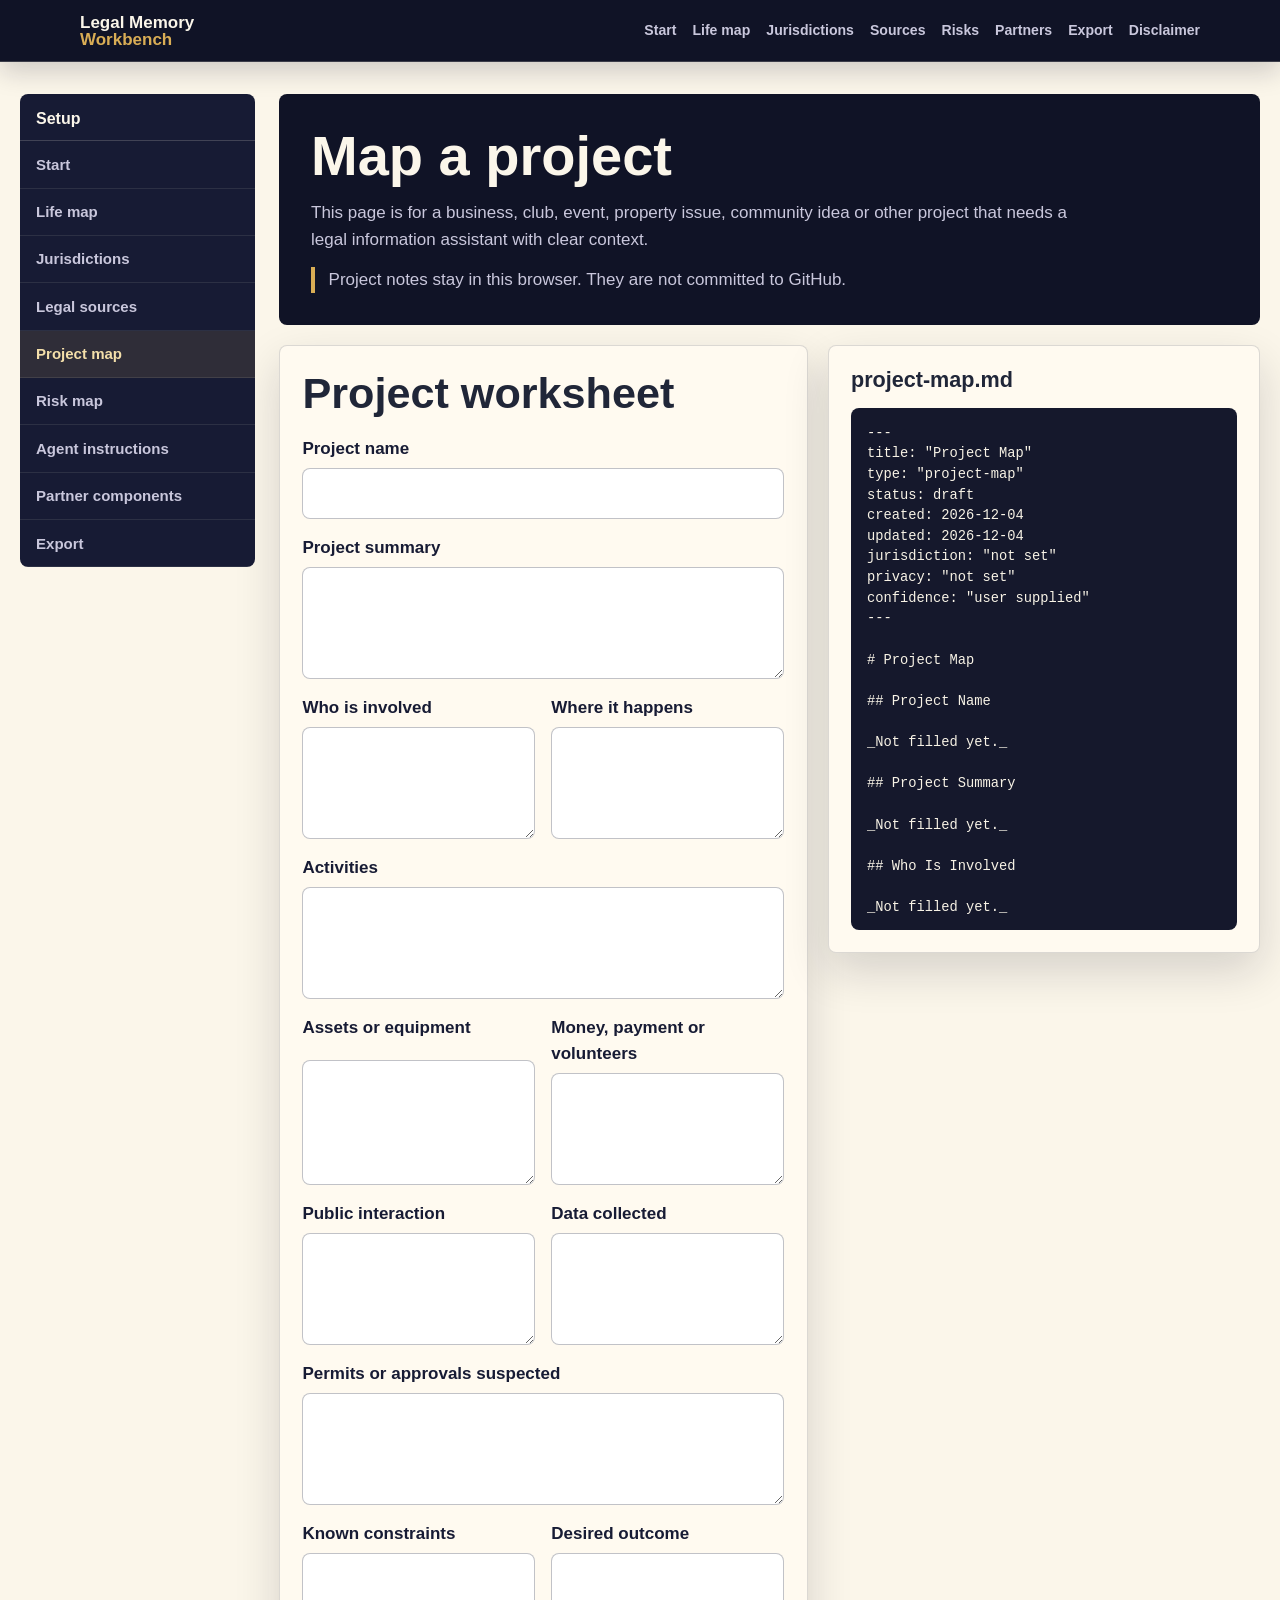
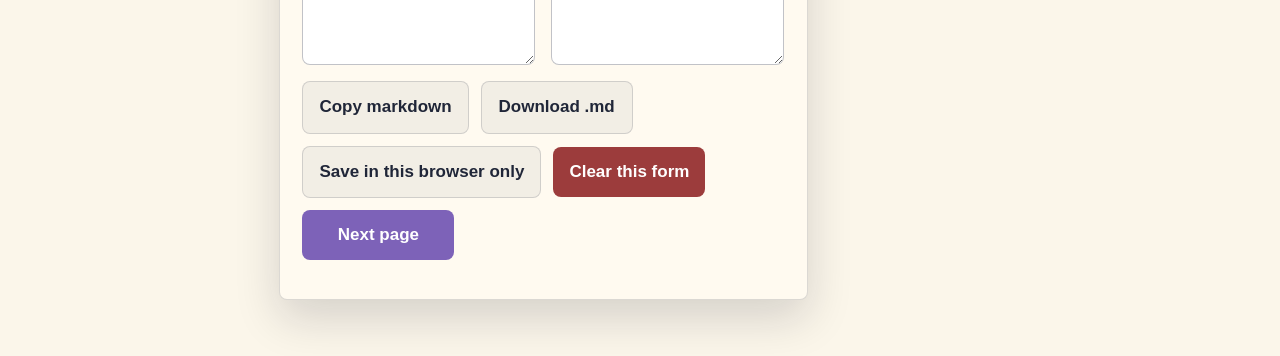
<file: pages/project-map.html>
<!doctype html>
<html lang="en-AU">
  <head>
    <meta charset="utf-8">
    <meta name="viewport" content="width=device-width, initial-scale=1">
    <title>Project Map | Legal Memory Workbench</title>
        <link rel="stylesheet" href="../styles.css">
    <link rel="icon" href="../assets/favicon.svg" type="image/svg+xml">
  <link rel="shortcut icon" href="../assets/favicon.ico" type="image/x-icon">
</head>
  <body data-page="project-map" data-docs="project-map">
    <a class="skip-link" href="#main">Skip to content</a>
    <header class="site-header">
      <nav class="nav" aria-label="Main navigation">
        <a class="brand-mark" href="../index.html"><span>Legal Memory</span><span>Workbench</span></a>
        <button class="nav-toggle" type="button" aria-expanded="false" aria-controls="nav-links">Menu</button>
        <div class="nav-links" id="nav-links">
          <a href="start.html">Start</a>
          <a href="life-map.html">Life map</a>
          <a href="jurisdiction-map.html">Jurisdictions</a>
          <a href="legal-sources.html">Sources</a>
          <a href="risk-map.html">Risks</a>
          <a href="partner-components.html">Partners</a>
          <a href="export.html">Export</a>
          <a href="disclaimer.html">Disclaimer</a>
        </div>
      </nav>
    </header>

    <main id="main" class="page-shell">
      <aside class="side-nav" aria-label="Setup pages">
        <h2>Setup</h2>
        <a href="start.html">Start</a>
        <a href="life-map.html">Life map</a>
        <a href="jurisdiction-map.html">Jurisdictions</a>
        <a href="legal-sources.html">Legal sources</a>
        <a href="project-map.html" aria-current="page">Project map</a>
        <a href="risk-map.html">Risk map</a>
        <a href="agent-instructions.html">Agent instructions</a>
        <a href="partner-components.html">Partner components</a>
        <a href="export.html">Export</a>
      </aside>

      <div class="page-content">
        <section class="page-intro">
          <h1>Map a project</h1>
          <p>This page is for a business, club, event, property issue, community idea or other project that needs a legal information assistant with clear context.</p>
          <p class="privacy-note">Project notes stay in this browser. They are not committed to GitHub.</p>
        </section>

        <div class="workspace-grid">
          <section class="worksheet-card" aria-labelledby="form-title">
            <h2 id="form-title">Project worksheet</h2>
            <form data-worksheet-form>
              <div class="field">
                <label for="project-name">Project name</label>
                <input id="project-name" name="projectName">
              </div>
              <div class="field">
                <label for="project-summary">Project summary</label>
                <textarea id="project-summary" name="projectSummary"></textarea>
              </div>
              <div class="field-grid two">
                <div class="field">
                  <label for="involved-people">Who is involved</label>
                  <textarea id="involved-people" name="involvedPeople"></textarea>
                </div>
                <div class="field">
                  <label for="project-location">Where it happens</label>
                  <textarea id="project-location" name="projectLocation"></textarea>
                </div>
              </div>
              <div class="field">
                <label for="activities">Activities</label>
                <textarea id="activities" name="activities"></textarea>
              </div>
              <div class="field-grid two">
                <div class="field">
                  <label for="assets-equipment">Assets or equipment</label>
                  <textarea id="assets-equipment" name="assetsEquipment"></textarea>
                </div>
                <div class="field">
                  <label for="money-volunteers">Money, payment or volunteers</label>
                  <textarea id="money-volunteers" name="moneyVolunteers"></textarea>
                </div>
              </div>
              <div class="field-grid two">
                <div class="field">
                  <label for="public-interaction">Public interaction</label>
                  <textarea id="public-interaction" name="publicInteraction"></textarea>
                </div>
                <div class="field">
                  <label for="data-collected">Data collected</label>
                  <textarea id="data-collected" name="dataCollected"></textarea>
                </div>
              </div>
              <div class="field">
                <label for="permits-approvals">Permits or approvals suspected</label>
                <textarea id="permits-approvals" name="permitsApprovals"></textarea>
              </div>
              <div class="field-grid two">
                <div class="field">
                  <label for="known-constraints">Known constraints</label>
                  <textarea id="known-constraints" name="knownConstraints"></textarea>
                </div>
                <div class="field">
                  <label for="desired-outcome">Desired outcome</label>
                  <textarea id="desired-outcome" name="desiredOutcome"></textarea>
                </div>
              </div>
              <div class="action-row">
                <button class="button ghost" type="button" data-action="copy">Copy markdown</button>
                <button class="button ghost" type="button" data-action="download">Download .md</button>
                <button class="button ghost" type="button" data-action="save">Save in this browser only</button>
                <button class="button danger" type="button" data-action="clear">Clear this form</button>
                <a class="button-link primary" href="risk-map.html">Next page</a>
              </div>
              <p class="status-line" data-status aria-live="polite"></p>
            </form>
          </section>

          <section class="preview-panel" aria-labelledby="preview-title">
            <h2 id="preview-title">project-map.md</h2>
            <pre class="markdown-preview"><code data-preview-doc="project-map"></code></pre>
          </section>
        </div>
      </div>
    </main>
    <script src="../script.js"></script>
  </body>
</html>
</file>
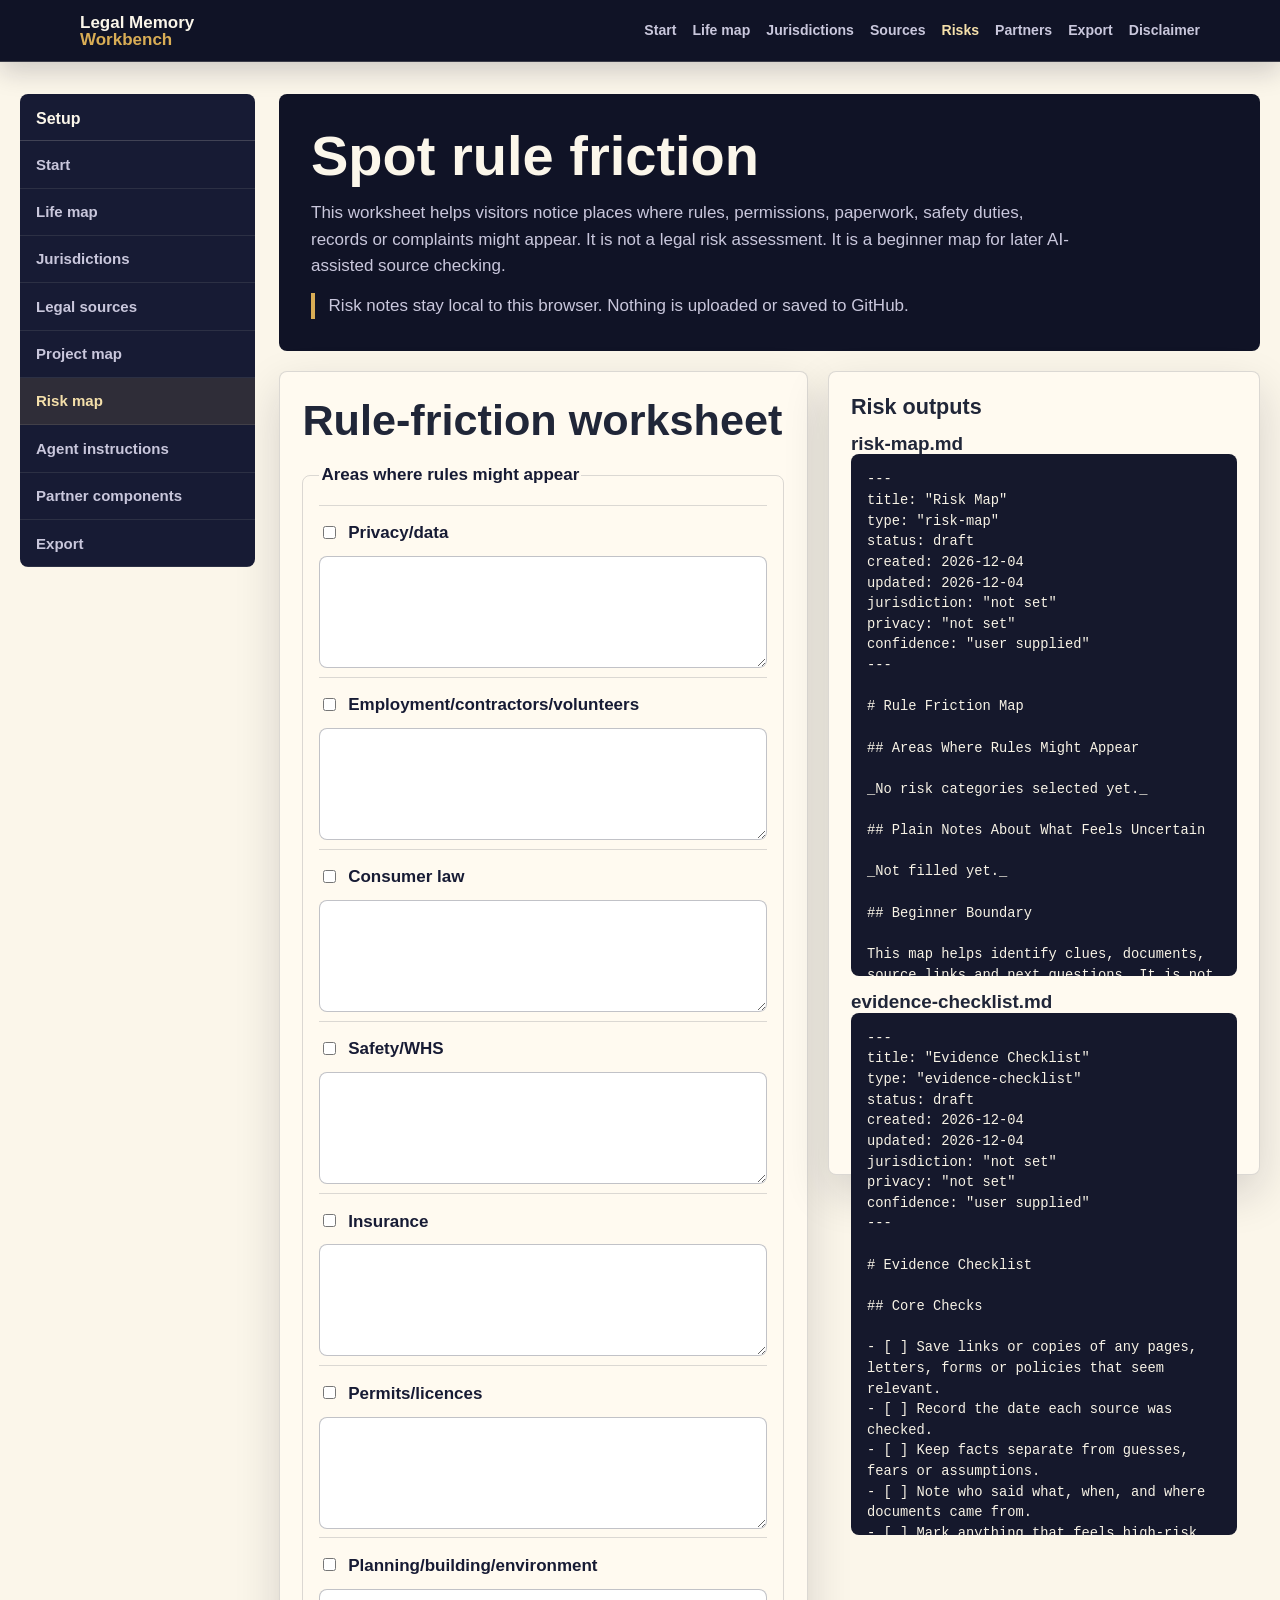
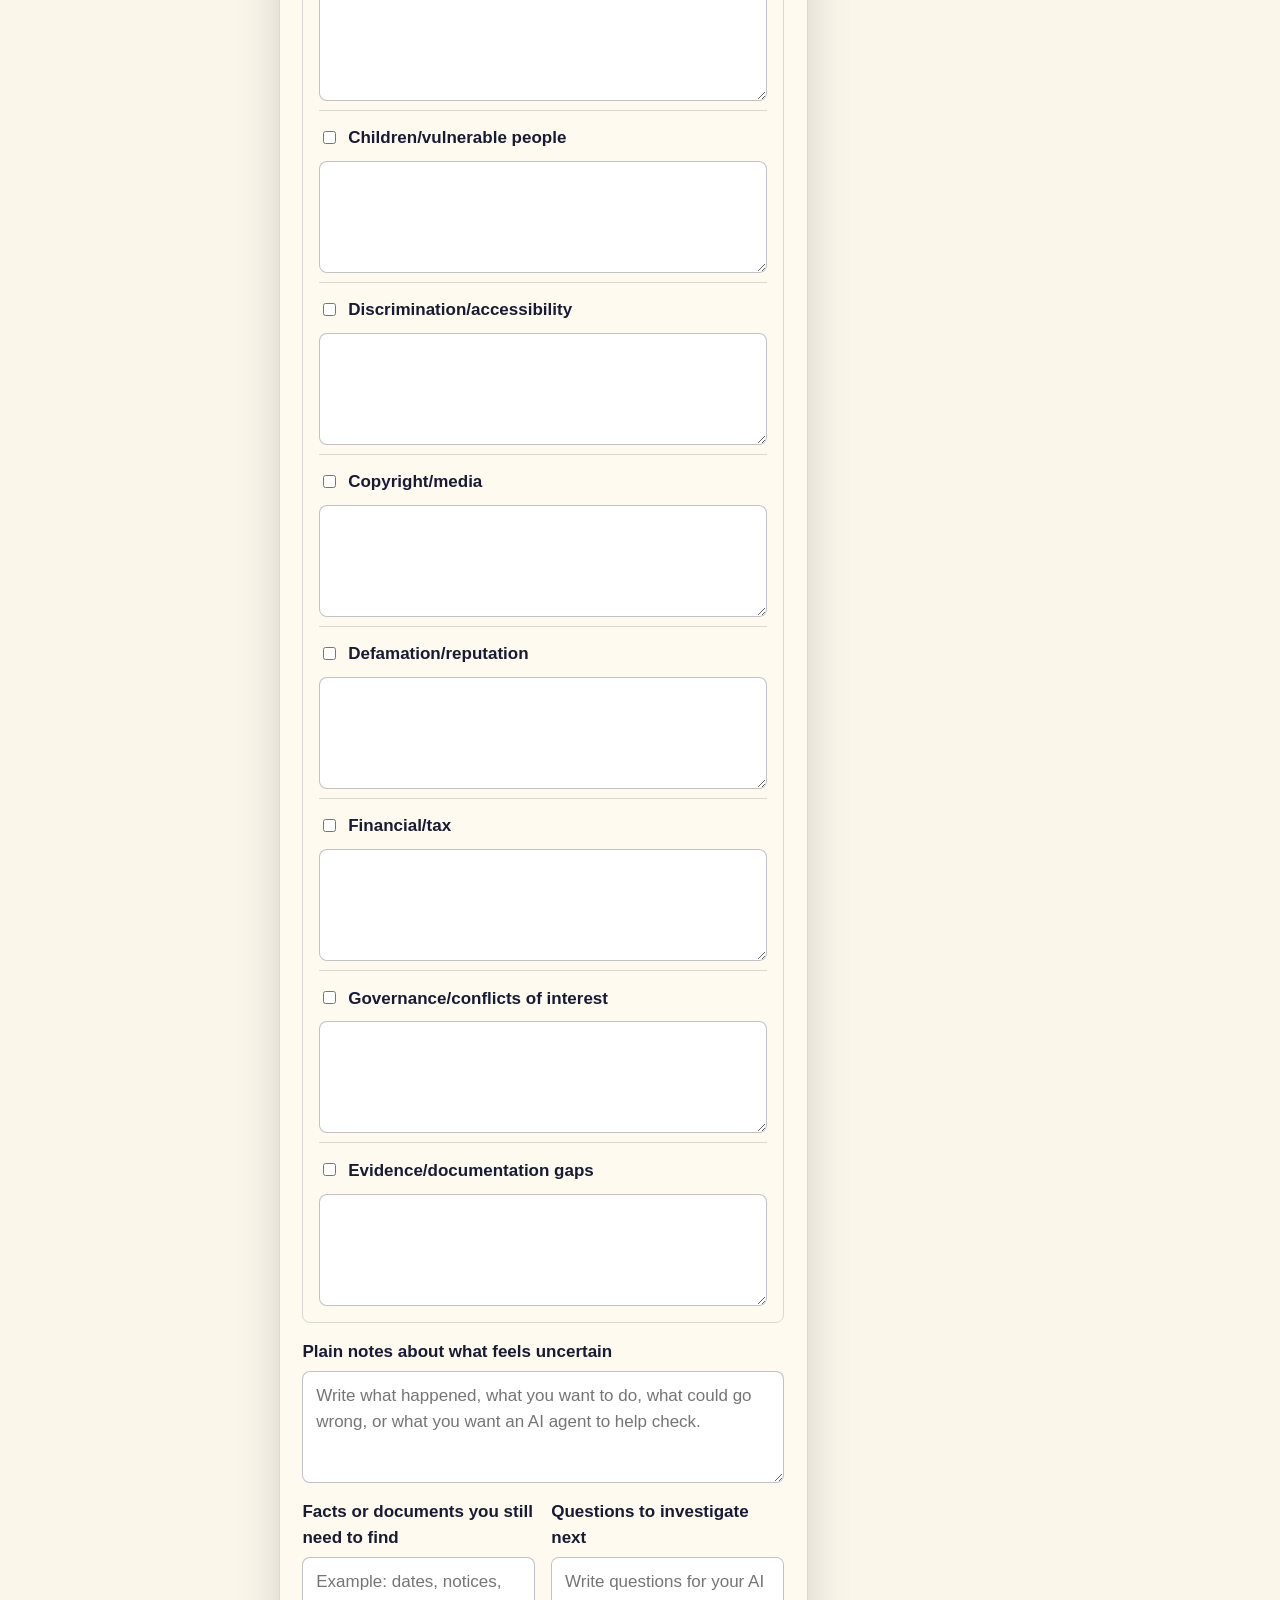
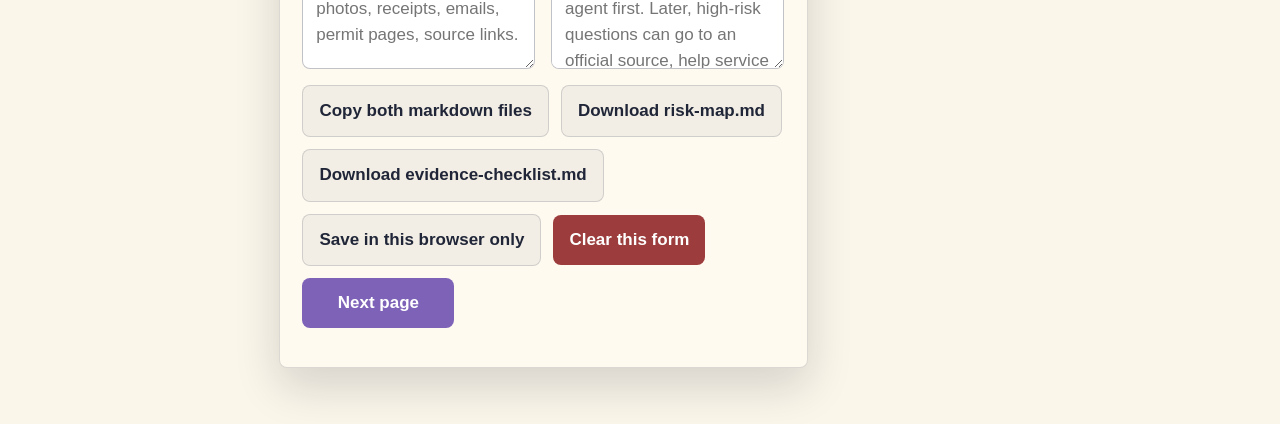
<file: pages/risk-map.html>
<!doctype html>
<html lang="en-AU">
  <head>
    <meta charset="utf-8">
    <meta name="viewport" content="width=device-width, initial-scale=1">
    <title>Risk Map | Legal Memory Workbench</title>
        <link rel="stylesheet" href="../styles.css">
    <link rel="icon" href="../assets/favicon.svg" type="image/svg+xml">
  <link rel="shortcut icon" href="../assets/favicon.ico" type="image/x-icon">
</head>
  <body data-page="risk-map" data-docs="risk-map,evidence-checklist">
    <a class="skip-link" href="#main">Skip to content</a>
    <header class="site-header">
      <nav class="nav" aria-label="Main navigation">
        <a class="brand-mark" href="../index.html"><span>Legal Memory</span><span>Workbench</span></a>
        <button class="nav-toggle" type="button" aria-expanded="false" aria-controls="nav-links">Menu</button>
        <div class="nav-links" id="nav-links">
          <a href="start.html">Start</a>
          <a href="life-map.html">Life map</a>
          <a href="jurisdiction-map.html">Jurisdictions</a>
          <a href="legal-sources.html">Sources</a>
          <a href="risk-map.html" aria-current="page">Risks</a>
          <a href="partner-components.html">Partners</a>
          <a href="export.html">Export</a>
          <a href="disclaimer.html">Disclaimer</a>
        </div>
      </nav>
    </header>

    <main id="main" class="page-shell">
      <aside class="side-nav" aria-label="Setup pages">
        <h2>Setup</h2>
        <a href="start.html">Start</a>
        <a href="life-map.html">Life map</a>
        <a href="jurisdiction-map.html">Jurisdictions</a>
        <a href="legal-sources.html">Legal sources</a>
        <a href="project-map.html">Project map</a>
        <a href="risk-map.html" aria-current="page">Risk map</a>
        <a href="agent-instructions.html">Agent instructions</a>
        <a href="partner-components.html">Partner components</a>
        <a href="export.html">Export</a>
      </aside>

      <div class="page-content">
        <section class="page-intro">
          <h1>Spot rule friction</h1>
          <p>This worksheet helps visitors notice places where rules, permissions, paperwork, safety duties, records or complaints might appear. It is not a legal risk assessment. It is a beginner map for later AI-assisted source checking.</p>
          <p class="privacy-note">Risk notes stay local to this browser. Nothing is uploaded or saved to GitHub.</p>
        </section>

        <div class="workspace-grid">
          <section class="worksheet-card" aria-labelledby="form-title">
            <h2 id="form-title">Rule-friction worksheet</h2>
            <form data-worksheet-form>
              <fieldset class="checkbox-list">
                <legend>Areas where rules might appear</legend>
                <div class="risk-item">
                  <label class="check-option"><input type="checkbox" name="riskCategories" value="privacyData"> Privacy/data</label>
                  <textarea name="note_privacyData" aria-label="Notes for privacy and data"></textarea>
                </div>
                <div class="risk-item">
                  <label class="check-option"><input type="checkbox" name="riskCategories" value="employmentContractorsVolunteers"> Employment/contractors/volunteers</label>
                  <textarea name="note_employmentContractorsVolunteers" aria-label="Notes for employment, contractors and volunteers"></textarea>
                </div>
                <div class="risk-item">
                  <label class="check-option"><input type="checkbox" name="riskCategories" value="consumerLaw"> Consumer law</label>
                  <textarea name="note_consumerLaw" aria-label="Notes for consumer law"></textarea>
                </div>
                <div class="risk-item">
                  <label class="check-option"><input type="checkbox" name="riskCategories" value="safetyWhs"> Safety/WHS</label>
                  <textarea name="note_safetyWhs" aria-label="Notes for safety and WHS"></textarea>
                </div>
                <div class="risk-item">
                  <label class="check-option"><input type="checkbox" name="riskCategories" value="insurance"> Insurance</label>
                  <textarea name="note_insurance" aria-label="Notes for insurance"></textarea>
                </div>
                <div class="risk-item">
                  <label class="check-option"><input type="checkbox" name="riskCategories" value="permitsLicences"> Permits/licences</label>
                  <textarea name="note_permitsLicences" aria-label="Notes for permits and licences"></textarea>
                </div>
                <div class="risk-item">
                  <label class="check-option"><input type="checkbox" name="riskCategories" value="planningBuildingEnvironment"> Planning/building/environment</label>
                  <textarea name="note_planningBuildingEnvironment" aria-label="Notes for planning, building and environment"></textarea>
                </div>
                <div class="risk-item">
                  <label class="check-option"><input type="checkbox" name="riskCategories" value="childrenVulnerablePeople"> Children/vulnerable people</label>
                  <textarea name="note_childrenVulnerablePeople" aria-label="Notes for children and vulnerable people"></textarea>
                </div>
                <div class="risk-item">
                  <label class="check-option"><input type="checkbox" name="riskCategories" value="discriminationAccessibility"> Discrimination/accessibility</label>
                  <textarea name="note_discriminationAccessibility" aria-label="Notes for discrimination and accessibility"></textarea>
                </div>
                <div class="risk-item">
                  <label class="check-option"><input type="checkbox" name="riskCategories" value="copyrightMedia"> Copyright/media</label>
                  <textarea name="note_copyrightMedia" aria-label="Notes for copyright and media"></textarea>
                </div>
                <div class="risk-item">
                  <label class="check-option"><input type="checkbox" name="riskCategories" value="defamationReputation"> Defamation/reputation</label>
                  <textarea name="note_defamationReputation" aria-label="Notes for defamation and reputation"></textarea>
                </div>
                <div class="risk-item">
                  <label class="check-option"><input type="checkbox" name="riskCategories" value="financialTax"> Financial/tax</label>
                  <textarea name="note_financialTax" aria-label="Notes for financial and tax"></textarea>
                </div>
                <div class="risk-item">
                  <label class="check-option"><input type="checkbox" name="riskCategories" value="governanceConflicts"> Governance/conflicts of interest</label>
                  <textarea name="note_governanceConflicts" aria-label="Notes for governance and conflicts"></textarea>
                </div>
                <div class="risk-item">
                  <label class="check-option"><input type="checkbox" name="riskCategories" value="evidenceDocumentation"> Evidence/documentation gaps</label>
                  <textarea name="note_evidenceDocumentation" aria-label="Notes for evidence and documentation gaps"></textarea>
                </div>
              </fieldset>
              <div class="field">
                  <label for="general-risk-notes">Plain notes about what feels uncertain</label>
                  <textarea id="general-risk-notes" name="generalRiskNotes" placeholder="Write what happened, what you want to do, what could go wrong, or what you want an AI agent to help check."></textarea>
              </div>
              <div class="field-grid two">
                <div class="field">
                  <label for="evidence-gaps">Facts or documents you still need to find</label>
                  <textarea id="evidence-gaps" name="evidenceGaps" placeholder="Example: dates, notices, photos, receipts, emails, permit pages, source links."></textarea>
                </div>
                <div class="field">
                  <label for="escalation-questions">Questions to investigate next</label>
                  <textarea id="escalation-questions" name="escalationQuestions" placeholder="Write questions for your AI agent first. Later, high-risk questions can go to an official source, help service or lawyer."></textarea>
                </div>
              </div>
              <div class="action-row">
                <button class="button ghost" type="button" data-action="copy" data-doc-id="all-current">Copy both markdown files</button>
                <button class="button ghost" type="button" data-action="download" data-doc-id="risk-map">Download risk-map.md</button>
                <button class="button ghost" type="button" data-action="download" data-doc-id="evidence-checklist">Download evidence-checklist.md</button>
                <button class="button ghost" type="button" data-action="save">Save in this browser only</button>
                <button class="button danger" type="button" data-action="clear">Clear this form</button>
                <a class="button-link primary" href="agent-instructions.html">Next page</a>
              </div>
              <p class="status-line" data-status aria-live="polite"></p>
            </form>
          </section>

          <section class="preview-panel" aria-labelledby="preview-title">
            <h2 id="preview-title">Risk outputs</h2>
            <div class="preview-stack">
              <div>
                <h3>risk-map.md</h3>
                <pre class="markdown-preview"><code data-preview-doc="risk-map"></code></pre>
              </div>
              <div>
                <h3>evidence-checklist.md</h3>
                <pre class="markdown-preview"><code data-preview-doc="evidence-checklist"></code></pre>
              </div>
            </div>
          </section>
        </div>
      </div>
    </main>
    <script src="../script.js"></script>
  </body>
</html>
</file>
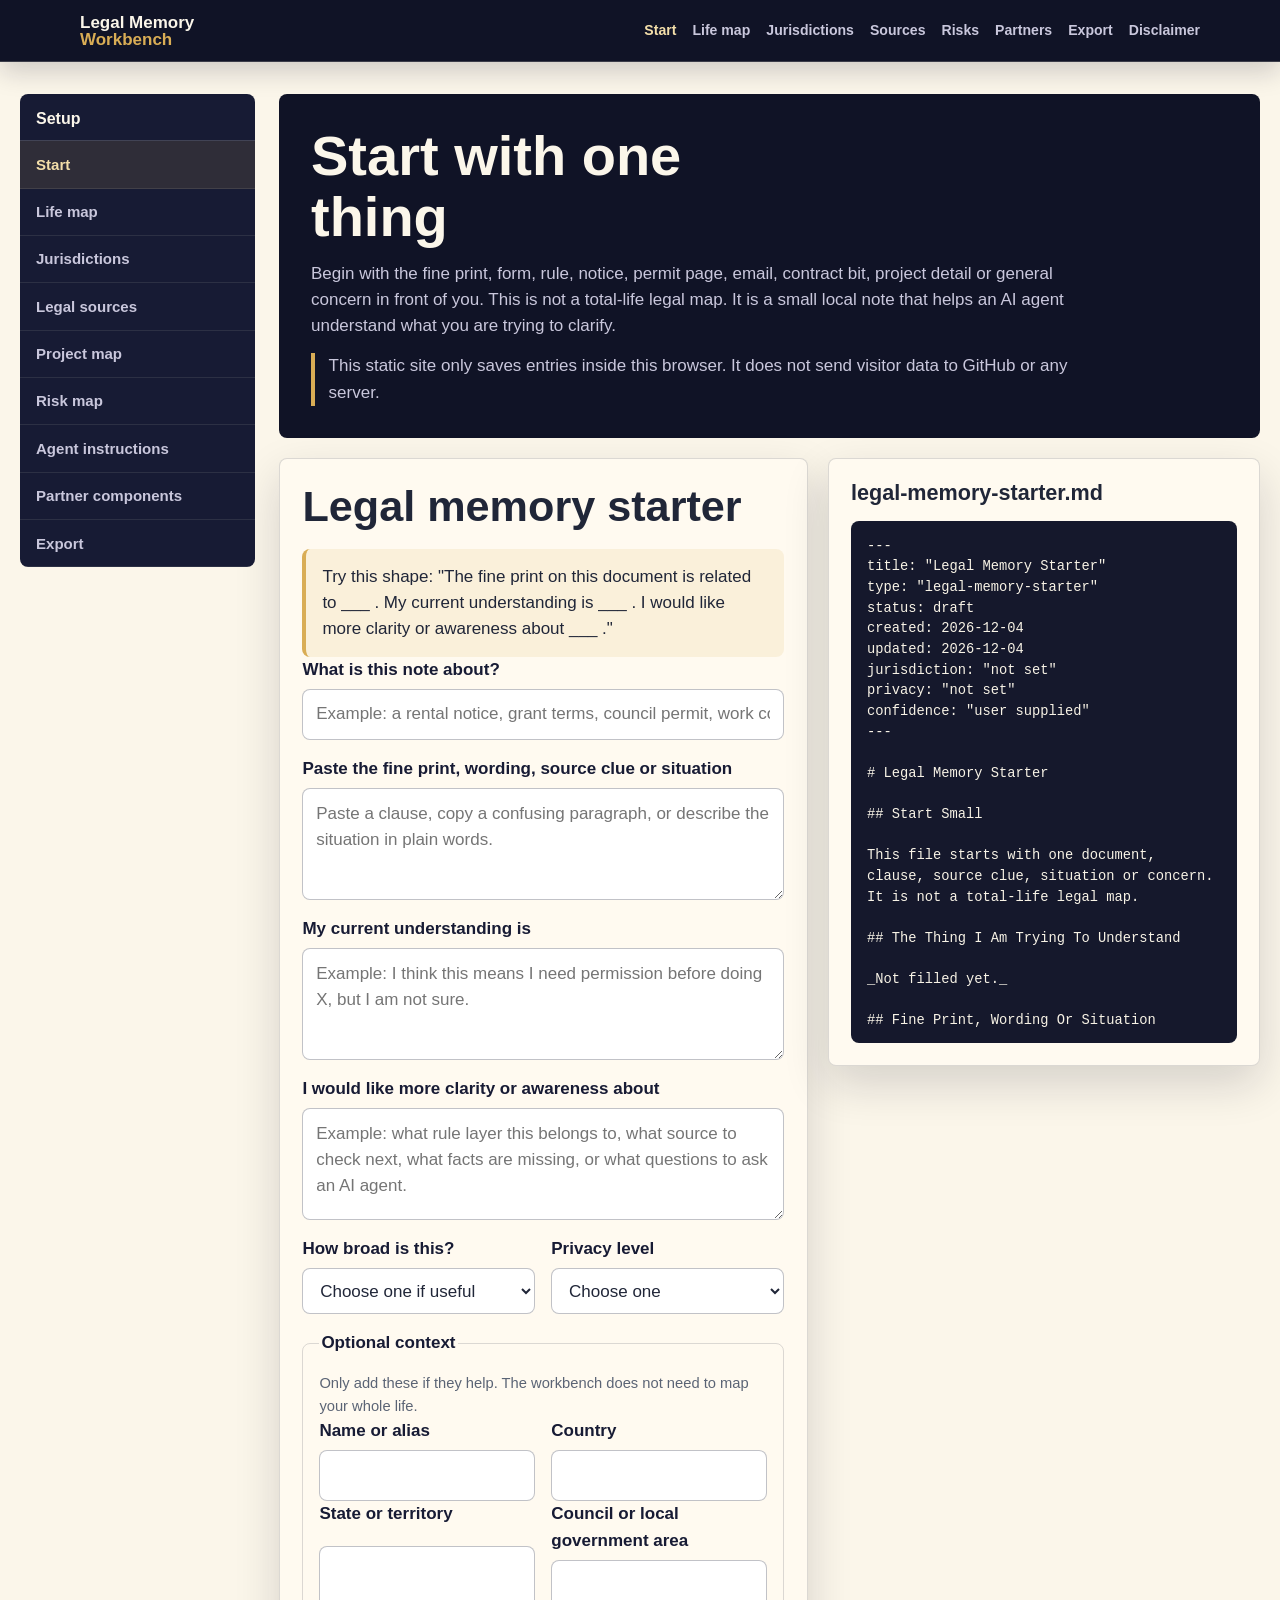
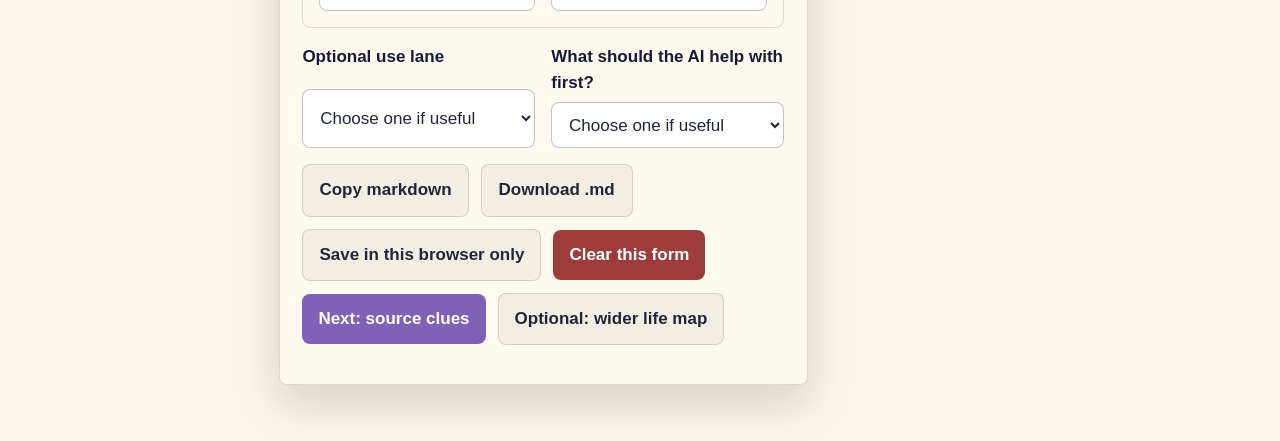
<file: pages/start.html>
<!doctype html>
<html lang="en-AU">
  <head>
    <meta charset="utf-8">
    <meta name="viewport" content="width=device-width, initial-scale=1">
    <title>Start The Setup | Legal Memory Workbench</title>
        <link rel="stylesheet" href="../styles.css">
    <link rel="icon" href="../assets/favicon.svg" type="image/svg+xml">
  <link rel="shortcut icon" href="../assets/favicon.ico" type="image/x-icon">
</head>
  <body data-page="start" data-docs="legal-memory-profile">
    <a class="skip-link" href="#main">Skip to content</a>
    <header class="site-header">
      <nav class="nav" aria-label="Main navigation">
        <a class="brand-mark" href="../index.html"><span>Legal Memory</span><span>Workbench</span></a>
        <button class="nav-toggle" type="button" aria-expanded="false" aria-controls="nav-links">Menu</button>
        <div class="nav-links" id="nav-links">
          <a href="start.html" aria-current="page">Start</a>
          <a href="life-map.html">Life map</a>
          <a href="jurisdiction-map.html">Jurisdictions</a>
          <a href="legal-sources.html">Sources</a>
          <a href="risk-map.html">Risks</a>
          <a href="partner-components.html">Partners</a>
          <a href="export.html">Export</a>
          <a href="disclaimer.html">Disclaimer</a>
        </div>
      </nav>
    </header>

    <main id="main" class="page-shell">
      <aside class="side-nav" aria-label="Setup pages">
        <h2>Setup</h2>
        <a href="start.html" aria-current="page">Start</a>
        <a href="life-map.html">Life map</a>
        <a href="jurisdiction-map.html">Jurisdictions</a>
        <a href="legal-sources.html">Legal sources</a>
        <a href="project-map.html">Project map</a>
        <a href="risk-map.html">Risk map</a>
        <a href="agent-instructions.html">Agent instructions</a>
        <a href="partner-components.html">Partner components</a>
        <a href="export.html">Export</a>
      </aside>

      <div class="page-content">
        <section class="page-intro">
          <h1>Start with one thing</h1>
          <p>Begin with the fine print, form, rule, notice, permit page, email, contract bit, project detail or general concern in front of you. This is not a total-life legal map. It is a small local note that helps an AI agent understand what you are trying to clarify.</p>
          <p class="privacy-note">This static site only saves entries inside this browser. It does not send visitor data to GitHub or any server.</p>
        </section>

        <div class="workspace-grid">
          <section class="worksheet-card" aria-labelledby="form-title">
            <h2 id="form-title">Legal memory starter</h2>
            <p class="beginner-note">Try this shape: "The fine print on this document is related to ___ . My current understanding is ___ . I would like more clarity or awareness about ___ ."</p>
            <form data-worksheet-form>
              <div class="field">
                <label for="focus-subject">What is this note about?</label>
                <input id="focus-subject" name="focusSubject" placeholder="Example: a rental notice, grant terms, council permit, work contract, privacy policy, event plan">
              </div>
              <div class="field">
                <label for="fine-print">Paste the fine print, wording, source clue or situation</label>
                <textarea id="fine-print" name="finePrint" placeholder="Paste a clause, copy a confusing paragraph, or describe the situation in plain words."></textarea>
              </div>
              <div class="field">
                <label for="current-understanding">My current understanding is</label>
                <textarea id="current-understanding" name="currentUnderstanding" placeholder="Example: I think this means I need permission before doing X, but I am not sure."></textarea>
              </div>
              <div class="field">
                <label for="clarity-wanted">I would like more clarity or awareness about</label>
                <textarea id="clarity-wanted" name="clarityWanted" placeholder="Example: what rule layer this belongs to, what source to check next, what facts are missing, or what questions to ask an AI agent."></textarea>
              </div>
              <div class="field-grid two">
                <div class="field">
                  <label for="issue-scope">How broad is this?</label>
                  <select id="issue-scope" name="issueScope">
                    <option value="">Choose one if useful</option>
                    <option>One document or clause</option>
                    <option>One form or application</option>
                    <option>One situation</option>
                    <option>One project</option>
                    <option>General awareness</option>
                    <option>Not sure yet</option>
                  </select>
                </div>
                <div class="field">
                  <label for="privacy-level">Privacy level</label>
                  <select id="privacy-level" name="privacyLevel">
                    <option value="">Choose one</option>
                    <option>Private</option>
                    <option>Shareable</option>
                    <option>Public</option>
                  </select>
                </div>
              </div>
              <fieldset>
                <legend>Optional context</legend>
                <p class="field-help">Only add these if they help. The workbench does not need to map your whole life.</p>
                <div class="field-grid two">
                  <div class="field">
                    <label for="visitor-name">Name or alias</label>
                    <input id="visitor-name" name="visitorName" autocomplete="name">
                  </div>
                  <div class="field">
                    <label for="country">Country</label>
                    <input id="country" name="country" autocomplete="country-name" value="">
                  </div>
                </div>
                <div class="field-grid two">
                  <div class="field">
                    <label for="state-territory">State or territory</label>
                    <input id="state-territory" name="stateTerritory" autocomplete="address-level1">
                  </div>
                  <div class="field">
                    <label for="local-council">Council or local government area</label>
                    <input id="local-council" name="localCouncil" autocomplete="address-level2">
                  </div>
                </div>
              </fieldset>
              <div class="field-grid two">
                <div class="field">
                  <label for="purpose">Optional use lane</label>
                  <select id="purpose" name="purpose">
                    <option value="">Choose one if useful</option>
                    <option>Personal</option>
                    <option>Household</option>
                    <option>Business</option>
                    <option>Community group</option>
                    <option>Project</option>
                    <option>Other</option>
                  </select>
                </div>
                <div class="field">
                  <label for="next-step">What should the AI help with first?</label>
                  <select id="next-step" name="firstAiHelp">
                    <option value="">Choose one if useful</option>
                    <option>Explain the confusing words</option>
                    <option>Find the rule layer</option>
                    <option>List missing facts</option>
                    <option>Turn this into better questions</option>
                    <option>Build a source checklist</option>
                    <option>Not sure yet</option>
                  </select>
                </div>
              </div>
              <div class="action-row">
                <button class="button ghost" type="button" data-action="copy">Copy markdown</button>
                <button class="button ghost" type="button" data-action="download">Download .md</button>
                <button class="button ghost" type="button" data-action="save">Save in this browser only</button>
                <button class="button danger" type="button" data-action="clear">Clear this form</button>
                <a class="button-link primary" href="legal-sources.html">Next: source clues</a>
                <a class="button-link ghost" href="life-map.html">Optional: wider life map</a>
              </div>
              <p class="status-line" data-status aria-live="polite"></p>
            </form>
          </section>

          <section class="preview-panel" aria-labelledby="preview-title">
            <h2 id="preview-title">legal-memory-starter.md</h2>
            <pre class="markdown-preview"><code data-preview-doc="legal-memory-profile"></code></pre>
          </section>
        </div>
      </div>
    </main>
    <script src="../script.js"></script>
  </body>
</html>
</file>
<file: styles.css>
:root {
  --night-ink: #101326;
  --deep-navy: #171b34;
  --panel: #20243f;
  --paper: #fbf6ea;
  --paper-strong: #fffaf0;
  --ink: #202638;
  --muted-ink: #5b6475;
  --muted-light: #c9c7dc;
  --purple: #7d62b8;
  --purple-dark: #594187;
  --gold: #d9ad55;
  --gold-soft: #f4dfaa;
  --border: rgba(32, 38, 56, 0.16);
  --border-dark: rgba(251, 246, 234, 0.18);
  --success: #326f4c;
  --danger: #9c3c3c;
  --shadow: 0 18px 45px rgba(16, 19, 38, 0.16);
  --radius: 8px;
  --max-width: 1160px;
  --page-width: 1500px;
  --font-body: "Segoe UI", "Atkinson Hyperlegible", Arial, sans-serif;
  --font-heading: "Segoe UI Semibold", "Trebuchet MS", Arial, sans-serif;
}

* {
  box-sizing: border-box;
}

html {
  scroll-behavior: smooth;
}

body {
  margin: 0;
  background: var(--paper);
  color: var(--ink);
  font-family: var(--font-body);
  font-size: 17px;
  line-height: 1.55;
}

img {
  display: block;
  height: auto;
  max-width: 100%;
}

a {
  color: inherit;
}

p,
ul,
ol {
  margin: 0;
}

ul,
ol {
  padding-left: 1.25rem;
}

li + li {
  margin-top: 0.35rem;
}

h1,
h2,
h3 {
  font-family: var(--font-heading);
  letter-spacing: 0;
  line-height: 1.08;
  margin: 0;
}

h1 {
  font-size: clamp(2.35rem, 6vw, 4.7rem);
  max-width: 11ch;
}

h2 {
  font-size: clamp(1.7rem, 4vw, 2.7rem);
}

h3 {
  font-size: 1.18rem;
}

button,
input,
select,
textarea {
  font: inherit;
}

button {
  cursor: pointer;
}

textarea {
  min-height: 7rem;
  resize: vertical;
}

:focus-visible {
  outline: 3px solid var(--gold);
  outline-offset: 3px;
}

.skip-link {
  background: var(--gold);
  color: var(--ink);
  left: 1rem;
  padding: 0.65rem 0.85rem;
  position: absolute;
  top: -5rem;
  z-index: 30;
}

.skip-link:focus {
  top: 1rem;
}

.site-header {
  background: var(--night-ink);
  border-bottom: 1px solid var(--border-dark);
  box-shadow: 0 10px 26px rgba(16, 19, 38, 0.18);
  color: var(--paper);
  position: relative;
  top: 0;
  z-index: 20;
}

.nav {
  align-items: center;
  display: flex;
  gap: 1rem;
  justify-content: space-between;
  margin: 0 auto;
  max-width: var(--max-width);
  padding: 0.85rem 1.25rem;
}

.brand-mark {
  color: var(--paper);
  display: inline-grid;
  font-family: var(--font-heading);
  font-weight: 800;
  line-height: 1;
  min-width: 12rem;
  text-decoration: none;
}

.brand-mark span:last-child {
  color: var(--gold);
}

.nav-links {
  align-items: center;
  display: flex;
  flex-wrap: wrap;
  gap: 0.7rem 1rem;
  justify-content: flex-end;
}

.nav-links a {
  color: var(--muted-light);
  font-size: 0.88rem;
  font-weight: 700;
  text-decoration: none;
}

.nav-links a:hover,
.nav-links a:focus,
.nav-links a[aria-current="page"] {
  color: var(--gold-soft);
}

.nav-toggle {
  background: transparent;
  border: 1px solid rgba(251, 246, 234, 0.5);
  border-radius: var(--radius);
  color: var(--paper);
  display: none;
  font-weight: 800;
  padding: 0.5rem 0.8rem;
}

.hero {
  background:
    linear-gradient(145deg, rgba(16, 19, 38, 0.94), rgba(32, 36, 63, 0.95)),
    var(--night-ink);
  color: var(--paper);
}

.hero-inner {
  align-items: center;
  display: grid;
  gap: 2.4rem;
  grid-template-columns: minmax(0, 0.95fr) minmax(280px, 0.75fr);
  margin: 0 auto;
  max-width: var(--max-width);
  min-height: calc(100vh - 72px);
  padding: 4rem 1.25rem 3.2rem;
}

.hero-copy {
  max-width: 650px;
}

.hero-copy p {
  color: var(--muted-light);
  font-size: clamp(1.05rem, 2vw, 1.25rem);
  margin-top: 1.1rem;
  max-width: 42rem;
}

.hero-actions,
.action-row {
  align-items: center;
  display: flex;
  flex-wrap: wrap;
  gap: 0.75rem;
}

.hero-actions {
  margin-top: 1.6rem;
}

.button,
.button-link {
  align-items: center;
  border: 0;
  border-radius: var(--radius);
  display: inline-flex;
  font-weight: 800;
  justify-content: center;
  min-height: 2.75rem;
  min-width: 9.5rem;
  padding: 0.75rem 1rem;
  text-align: center;
  text-decoration: none;
}

.button.primary,
.button-link.primary {
  background: var(--purple);
  color: #fff;
}

.button.secondary,
.button-link.secondary {
  background: transparent;
  border: 1px solid rgba(217, 173, 85, 0.75);
  color: var(--gold-soft);
}

.button.ghost,
.button-link.ghost {
  background: rgba(16, 19, 38, 0.05);
  border: 1px solid var(--border);
  color: var(--ink);
}

.button.danger {
  background: var(--danger);
  color: #fff;
}

.button.small {
  min-height: 2.35rem;
  min-width: auto;
  padding: 0.5rem 0.7rem;
}

.hero-card {
  background: rgba(251, 246, 234, 0.08);
  border: 1px solid rgba(251, 246, 234, 0.16);
  border-radius: var(--radius);
  box-shadow: 0 22px 70px rgba(0, 0, 0, 0.24);
  overflow: hidden;
}

.hero-card img {
  aspect-ratio: 4 / 3;
  object-fit: cover;
  width: 100%;
}

.home-main {
  background: var(--paper);
}

.home-section,
.site-footer-inner {
  margin: 0 auto;
  max-width: var(--max-width);
  padding: 3.2rem 1.25rem;
}

.card-grid {
  display: grid;
  gap: 1rem;
  grid-template-columns: repeat(auto-fit, minmax(220px, 1fr));
}

.info-card,
.notice-card,
.worksheet-card,
.preview-panel,
.export-doc,
.disclaimer-panel {
  background: var(--paper-strong);
  border: 1px solid var(--border);
  border-radius: var(--radius);
  box-shadow: var(--shadow);
}

.info-card {
  min-height: 12rem;
  padding: 1.25rem;
}

.info-card h2,
.info-card h3 {
  color: var(--deep-navy);
  margin-bottom: 0.6rem;
}

.info-card p {
  color: var(--muted-ink);
}

.short-disclaimer {
  border-left: 4px solid var(--gold);
  color: var(--muted-ink);
  margin-top: 1.4rem;
  max-width: 780px;
  padding-left: 1rem;
}

.page-shell {
  display: grid;
  gap: 1.5rem;
  grid-template-columns: 235px minmax(0, 1fr);
  margin: 0 auto;
  max-width: var(--page-width);
  padding: 2rem 1.25rem 3.5rem;
}

.side-nav {
  align-self: start;
  background: var(--deep-navy);
  border-radius: var(--radius);
  color: var(--paper);
  position: sticky;
  top: 1.25rem;
}

.side-nav h2 {
  border-bottom: 1px solid var(--border-dark);
  font-size: 1rem;
  padding: 1rem 1rem 0.8rem;
}

.side-nav a {
  border-bottom: 1px solid rgba(251, 246, 234, 0.09);
  color: var(--muted-light);
  display: block;
  font-size: 0.94rem;
  font-weight: 700;
  padding: 0.72rem 1rem;
  text-decoration: none;
}

.side-nav a:hover,
.side-nav a:focus,
.side-nav a[aria-current="page"] {
  background: rgba(217, 173, 85, 0.12);
  color: var(--gold-soft);
}

.page-content {
  display: grid;
  gap: 1.25rem;
}

.page-intro {
  background: var(--night-ink);
  border-radius: var(--radius);
  color: var(--paper);
  padding: clamp(1.25rem, 3vw, 2rem);
}

.page-intro h1 {
  font-size: clamp(2rem, 5vw, 3.5rem);
  max-width: 15ch;
}

.page-intro p {
  color: var(--muted-light);
  margin-top: 0.85rem;
  max-width: 760px;
}

.privacy-note {
  border-left: 4px solid var(--gold);
  padding-left: 0.85rem;
}

.workspace-grid {
  display: grid;
  gap: 1.25rem;
  grid-template-columns: minmax(460px, 1.1fr) minmax(360px, 0.9fr);
}

.worksheet-card,
.preview-panel,
.export-doc,
.disclaimer-panel {
  padding: clamp(1rem, 2.2vw, 1.4rem);
}

.worksheet-card > h2,
.disclaimer-panel > h2,
.notice-card > h2 {
  line-height: 1.16;
  margin-bottom: 1.1rem;
}

.worksheet-card > h2 + .card-grid {
  margin-top: 0.45rem;
}

.worksheet-card form,
.field-grid,
.form-stack {
  display: grid;
  gap: 1rem;
}

.field-grid.two {
  grid-template-columns: repeat(2, minmax(0, 1fr));
}

.field-grid.three {
  grid-template-columns: repeat(3, minmax(0, 1fr));
}

.field {
  display: grid;
  gap: 0.35rem;
  min-width: 0;
}

label,
legend {
  color: var(--deep-navy);
  font-weight: 800;
  overflow-wrap: anywhere;
}

.field-help,
.status-line {
  color: var(--muted-ink);
  font-size: 0.92rem;
}

input,
select,
textarea {
  background: #fff;
  border: 1px solid rgba(32, 38, 56, 0.28);
  border-radius: var(--radius);
  color: var(--ink);
  padding: 0.72rem 0.8rem;
  min-width: 0;
  width: 100%;
}

fieldset {
  border: 1px solid var(--border);
  border-radius: var(--radius);
  margin: 0;
  padding: 1rem;
}

.radio-row,
.checkbox-list {
  display: grid;
  gap: 0.55rem;
}

.radio-row {
  grid-template-columns: repeat(3, minmax(0, 1fr));
}

.check-option {
  align-items: start;
  display: flex;
  gap: 0.55rem;
}

.check-option input {
  margin-top: 0.35rem;
  width: auto;
}

.repeat-list {
  display: grid;
  gap: 1rem;
}

.repeat-item {
  background: rgba(16, 19, 38, 0.035);
}

.source-meta-grid {
  grid-template-columns: minmax(0, 1fr);
}

.source-primary-grid {
  grid-template-columns: minmax(0, 1fr);
}

.beginner-note {
  background: rgba(217, 173, 85, 0.14);
  border-left: 4px solid var(--gold);
  border-radius: var(--radius);
  color: var(--ink);
  padding: 0.9rem 1rem;
}

.repeat-heading {
  align-items: center;
  display: flex;
  gap: 0.75rem;
  justify-content: space-between;
  margin-bottom: 0.8rem;
}

.preview-panel {
  align-self: start;
  display: grid;
  gap: 1rem;
  max-height: calc(100vh - 6rem);
  position: sticky;
  top: 1.25rem;
}

.preview-panel h2,
.export-doc h2 {
  font-size: 1.35rem;
}

.markdown-preview {
  background: #15182c;
  border-radius: var(--radius);
  color: #f8f3e6;
  font-family: "Cascadia Mono", Consolas, monospace;
  font-size: 0.86rem;
  line-height: 1.5;
  margin: 0;
  max-height: 58vh;
  overflow: auto;
  padding: 1rem;
  white-space: pre-wrap;
  word-break: break-word;
}

.preview-stack {
  display: grid;
  gap: 1rem;
}

.risk-item {
  border-top: 1px solid var(--border);
  display: grid;
  gap: 0.6rem;
  padding-top: 0.9rem;
}

.risk-item:first-child {
  border-top: 0;
  padding-top: 0;
}

.export-grid {
  display: grid;
  gap: 1rem;
}

.export-doc {
  display: grid;
  gap: 0.85rem;
}

.export-doc .markdown-preview {
  max-height: 22rem;
}

.notice-card {
  border-left: 4px solid var(--gold);
  padding: 1rem 1.25rem;
}

.site-footer {
  background: var(--night-ink);
  color: var(--muted-light);
}

.site-footer-inner {
  display: flex;
  gap: 1rem;
  justify-content: space-between;
}

.site-footer a {
  color: var(--gold-soft);
}

.mobile-only {
  display: none;
}

@media (max-width: 980px) {
  .hero-inner,
  .workspace-grid,
  .page-shell,
  .card-grid {
    grid-template-columns: 1fr;
  }

  .hero-inner {
    min-height: auto;
  }

  .side-nav,
  .preview-panel {
    position: static;
  }

  .side-nav {
    display: none;
  }

  .mobile-only {
    display: block;
  }
}

@media (max-width: 760px) {
  body {
    font-size: 16px;
  }

  .nav {
    align-items: stretch;
    flex-wrap: wrap;
  }

  .site-header {
    position: sticky;
  }

  .brand-mark {
    min-width: 10rem;
  }

  .nav-toggle {
    display: inline-flex;
    margin-left: auto;
  }

  .nav-links {
    display: none;
    flex-basis: 100%;
    justify-content: flex-start;
  }

  .nav-links.is-open {
    display: grid;
    grid-template-columns: repeat(2, minmax(0, 1fr));
  }

  .hero-inner,
  .home-section,
  .page-shell,
  .site-footer-inner {
    padding-left: 1rem;
    padding-right: 1rem;
  }

  .field-grid.two,
  .field-grid.three,
  .radio-row {
    grid-template-columns: 1fr;
  }

  .button,
  .button-link {
    width: 100%;
  }

  .action-row .button,
  .action-row .button-link {
    width: auto;
  }

  .site-footer-inner {
    display: grid;
  }
}

@media print {
  .site-header,
  .side-nav,
  .hero-actions,
  .action-row,
  .button,
  .button-link,
  .site-footer {
    display: none !important;
  }

  body {
    background: #fff;
    color: #000;
  }

  .page-shell,
  .workspace-grid {
    display: block;
    padding: 0;
  }

  .page-intro,
  .worksheet-card,
  .preview-panel,
  .export-doc,
  .disclaimer-panel {
    box-shadow: none;
    color: #000;
  }
}
</file>
